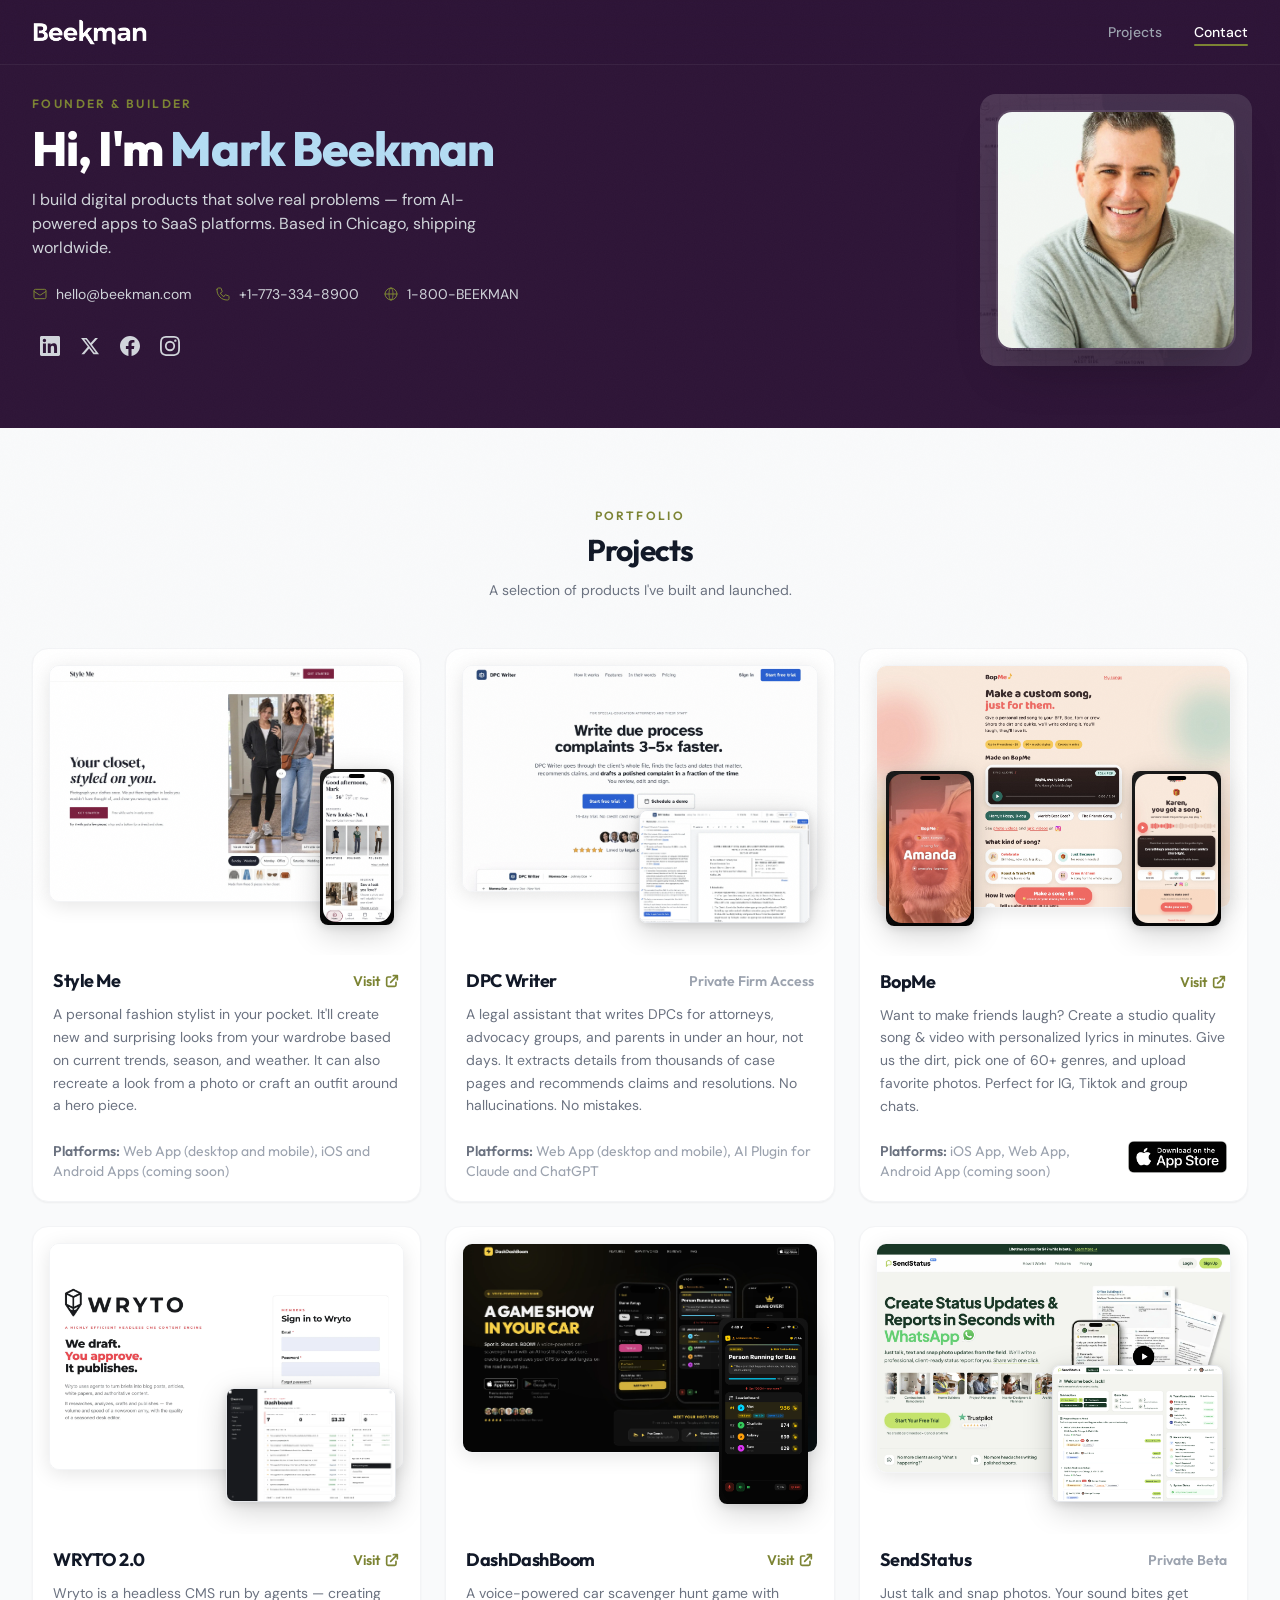
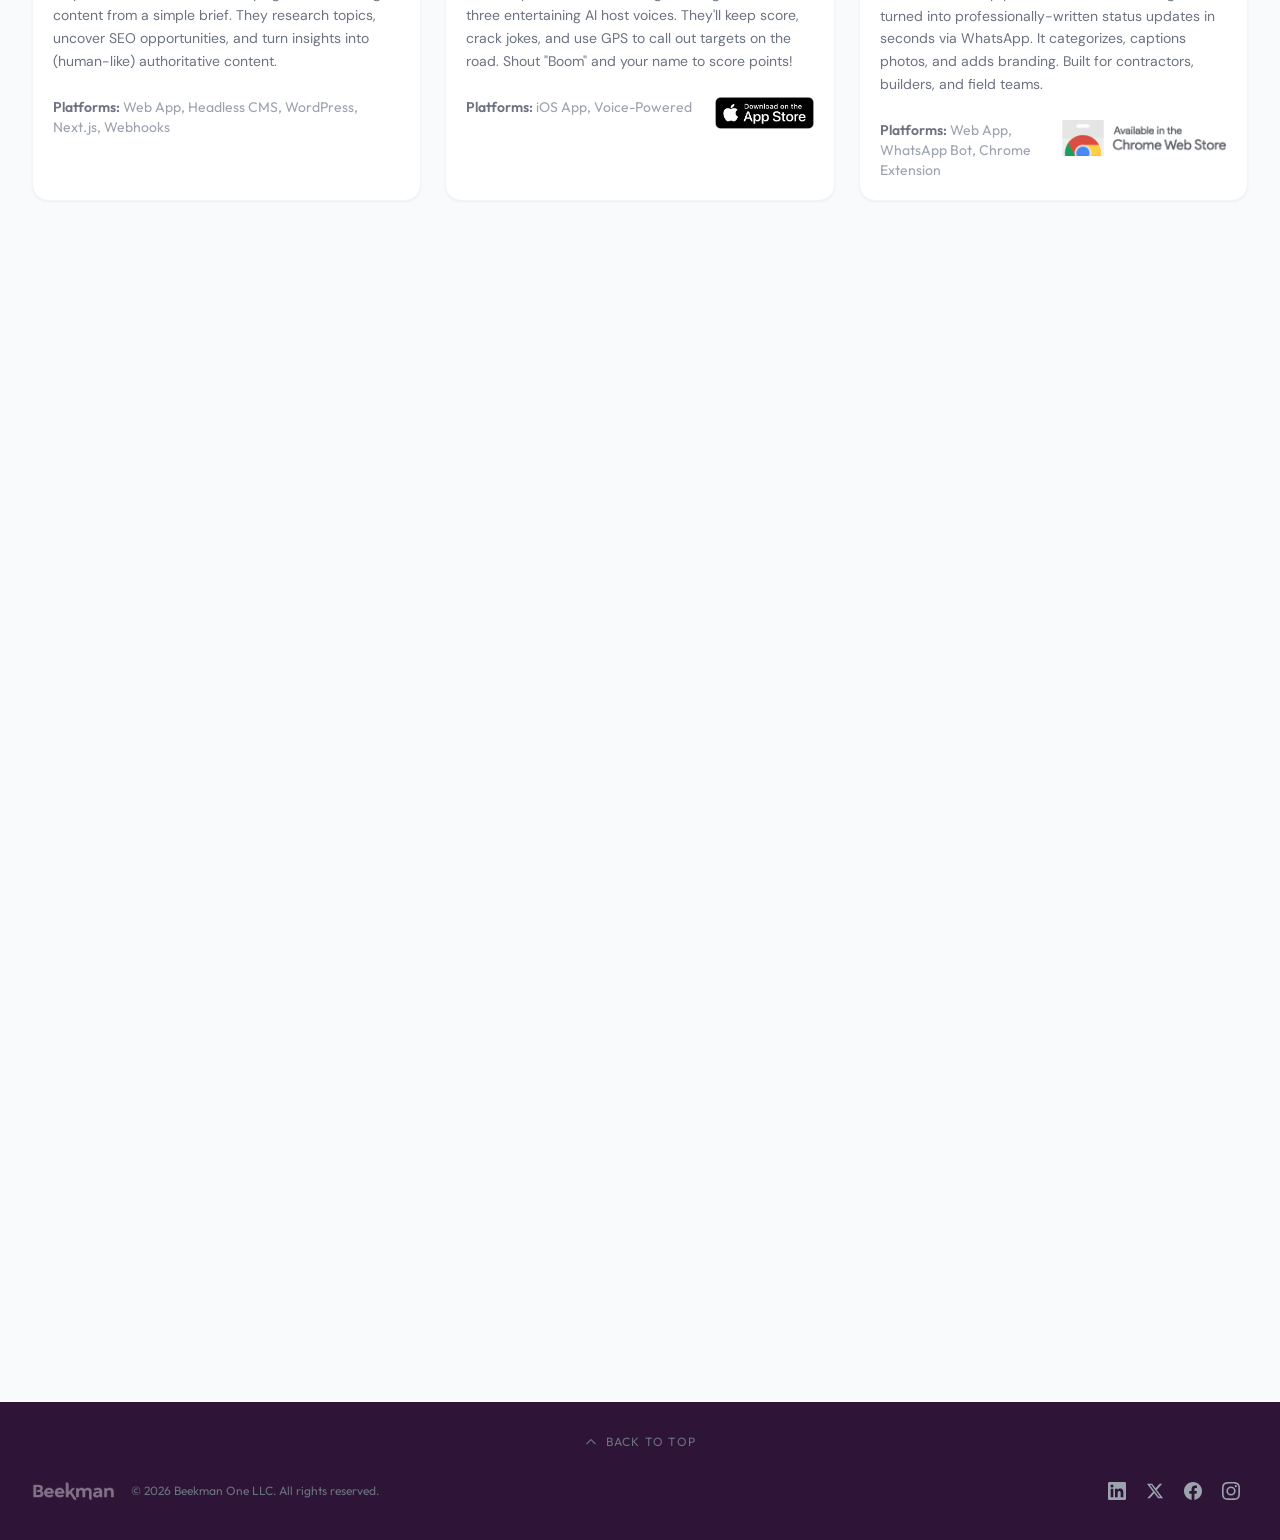
<file: index.html>
<!DOCTYPE html>
<html lang="en" class="scroll-smooth">
<head>
  <meta charset="UTF-8">
  <meta name="viewport" content="width=device-width, initial-scale=1.0">
  <title>Mark Beekman - Founder & Builder | Chicago, IL</title>
  <meta name="description" content="Mark Beekman is a founder and builder based in Chicago, creating digital products from AI-powered apps to SaaS platforms. Explore projects like DashDashBoom, SendStatus, Wryto, and more.">
  <meta name="robots" content="index, follow">

  <!-- Open Graph -->
  <meta property="og:title" content="Mark Beekman - Founder & Builder">
  <meta property="og:description" content="Building digital products that solve real problems — from AI-powered apps to SaaS platforms.">
  <meta property="og:image" content="https://beekman.com/images/beekman_sg_image2.webp">
  <meta property="og:url" content="https://beekman.com">
  <meta property="og:type" content="website">
  <meta property="og:site_name" content="Beekman">

  <!-- Twitter Card -->
  <meta name="twitter:card" content="summary_large_image">
  <meta name="twitter:title" content="Mark Beekman - Founder & Builder">
  <meta name="twitter:description" content="Building digital products that solve real problems — from AI-powered apps to SaaS platforms.">
  <meta name="twitter:image" content="https://beekman.com/images/beekman_sg_image2.webp">

  <!-- Structured Data -->
  <script type="application/ld+json">
  {
    "@context": "https://schema.org",
    "@type": "Person",
    "name": "Mark Beekman",
    "url": "https://beekman.com",
    "image": "https://beekman.com/images/mark_beekman2.webp",
    "jobTitle": "Founder & Builder",
    "address": {
      "@type": "PostalAddress",
      "addressLocality": "Chicago",
      "addressRegion": "IL",
      "addressCountry": "US"
    },
    "email": "hello@beekman.com",
    "telephone": "+1-773-334-8900",
    "sameAs": [
      "https://www.linkedin.com/in/markbeekman/",
      "https://facebook.com/beekman",
      "https://www.instagram.com/mbeekman",
      "https://x.com/beekman"
    ]
  }
  </script>

  <!-- Tailwind CSS (pre-compiled, no JS dependency) -->
  <link rel="stylesheet" href="css/tailwind-output.css">

  <!-- Google Fonts (non-render-blocking) -->
  <link rel="preconnect" href="https://fonts.googleapis.com">
  <link rel="preconnect" href="https://fonts.gstatic.com" crossorigin>
  <link rel="preload" as="style" href="https://fonts.googleapis.com/css2?family=DM+Sans:ital,opsz,wght@0,9..40,300;0,9..40,400;0,9..40,500;0,9..40,600;1,9..40,400&family=Outfit:wght@300;400;500;600;700;800&display=swap">
  <link href="https://fonts.googleapis.com/css2?family=DM+Sans:ital,opsz,wght@0,9..40,300;0,9..40,400;0,9..40,500;0,9..40,600;1,9..40,400&family=Outfit:wght@300;400;500;600;700;800&display=swap" rel="stylesheet" media="print" onload="this.media='all'">
  <noscript><link href="https://fonts.googleapis.com/css2?family=DM+Sans:ital,opsz,wght@0,9..40,300;0,9..40,400;0,9..40,500;0,9..40,600;1,9..40,400&family=Outfit:wght@300;400;500;600;700;800&display=swap" rel="stylesheet"></noscript>

  <!-- Favicon -->
  <link rel="icon" type="image/svg+xml" href="favicon_b_purple.svg">
  <link rel="icon" type="image/png" sizes="96x96" href="favicon-96x96.png">
  <link rel="icon" type="image/png" sizes="48x48" href="favicon-48x48.png">
  <link rel="icon" type="image/png" sizes="32x32" href="favicon-32x32.png">
  <link rel="icon" type="image/png" sizes="16x16" href="favicon-16x16.png">
  <link rel="icon" href="favicon.ico" sizes="any">
  <link rel="apple-touch-icon" sizes="180x180" href="apple-touch-icon.png">
  <link rel="manifest" href="site.webmanifest">
  <link rel="canonical" href="https://beekman.com/">
  <link rel="stylesheet" href="css/custom.css">
</head>
<body class="bg-white font-body text-gray-600 antialiased overflow-x-hidden">

  <!-- Scroll progress bar -->
  <div id="scroll-progress" class="fixed top-0 left-0 h-[3px] bg-olive z-[60] transition-none" style="width: 0%;"></div>

  <!-- ====== NAVIGATION ====== -->
  <nav class="fixed top-0 w-full z-50 bg-purple-darkest/95 backdrop-blur-md border-b border-white/[0.06]">
    <div class="max-w-[1440px] mx-auto px-4 sm:px-6 lg:px-8 flex items-center justify-between h-14 lg:h-16">
      <a href="#" class="flex-shrink-0">
        <img src="images/beekman_logo_white.webp" alt="Beekman" class="h-6 lg:h-7">
      </a>
      <div class="flex items-center space-x-6 sm:space-x-8">
        <a href="#projects" class="nav-link text-gray-400 hover:text-white transition-colors text-sm font-medium">Projects</a>
        <a href="#hero" class="nav-link text-gray-400 hover:text-white transition-colors text-sm font-medium">Contact</a>
      </div>
    </div>
  </nav>

  <main>
    <!-- ====== HERO ====== -->
    <section id="hero" class="bg-purple-darkest pt-20 pb-14 lg:pt-24 lg:pb-16 relative overflow-hidden">
      <div class="max-w-[1440px] mx-auto px-4 sm:px-6 lg:px-8">
        <div class="grid grid-cols-1 lg:grid-cols-[1fr_auto] items-center gap-10 lg:gap-16">
          <!-- Left: intro + contact + social -->
          <div class="text-center lg:text-left order-2 lg:order-1">
            <div class="hero-animate">
              <p class="text-olive font-semibold text-xs uppercase tracking-[0.2em] mb-3 font-display">Founder & Builder</p>
            </div>
            <div class="hero-animate">
              <h1 class="font-display text-3xl sm:text-4xl lg:text-5xl font-extrabold text-white leading-[1.1] mb-4 tracking-tight">
                Hi, I'm <span class="text-blue-light">Mark Beekman</span>
              </h1>
            </div>
            <div class="hero-animate">
              <p class="text-sm sm:text-base text-gray-300 mb-6 max-w-md mx-auto lg:mx-0 leading-relaxed">
                I build digital products that solve real problems — from AI-powered apps to SaaS platforms. Based in Chicago, shipping worldwide.
              </p>
            </div>
            <!-- Contact info — inline, clickable -->
            <div class="hero-animate mb-6">
              <div class="flex flex-col sm:flex-row sm:flex-wrap gap-x-6 gap-y-2 justify-center lg:justify-start text-sm">
                <a href="mailto:hello@beekman.com" class="text-gray-300 hover:text-white transition-colors flex items-center gap-2 justify-center lg:justify-start">
                  <svg class="w-4 h-4 text-olive flex-shrink-0" fill="none" stroke="currentColor" viewBox="0 0 24 24"><path stroke-linecap="round" stroke-linejoin="round" stroke-width="1.5" d="M3 8l7.89 5.26a2 2 0 002.22 0L21 8M5 19h14a2 2 0 002-2V7a2 2 0 00-2-2H5a2 2 0 00-2 2v10a2 2 0 002 2z"/></svg>
                  hello@beekman.com
                </a>
                <a href="tel:+17733348900" class="text-gray-300 hover:text-white transition-colors flex items-center gap-2 justify-center lg:justify-start">
                  <svg class="w-4 h-4 text-olive flex-shrink-0" fill="none" stroke="currentColor" viewBox="0 0 24 24"><path stroke-linecap="round" stroke-linejoin="round" stroke-width="1.5" d="M3 5a2 2 0 012-2h3.28a1 1 0 01.948.684l1.498 4.493a1 1 0 01-.502 1.21l-2.257 1.13a11.042 11.042 0 005.516 5.516l1.13-2.257a1 1 0 011.21-.502l4.493 1.498a1 1 0 01.684.949V19a2 2 0 01-2 2h-1C9.716 21 3 14.284 3 6V5z"/></svg>
                  +1-773-334-8900
                </a>
                <a href="tel:+18002335626" class="text-gray-300 hover:text-white transition-colors flex items-center gap-2 justify-center lg:justify-start">
                  <svg class="w-4 h-4 text-olive flex-shrink-0" fill="none" stroke="currentColor" viewBox="0 0 24 24"><path stroke-linecap="round" stroke-linejoin="round" stroke-width="1.5" d="M21 12a9 9 0 01-9 9m9-9a9 9 0 00-9-9m9 9H3m9 9a9 9 0 01-9-9m9 9c1.657 0 3-4.03 3-9s-1.343-9-3-9m0 18c-1.657 0-3-4.03-3-9s1.343-9 3-9m-9 9a9 9 0 019-9"/></svg>
                  1-800-BEEKMAN
                </a>
              </div>
            </div>
            <!-- Social icons -->
            <div class="hero-animate flex items-center gap-1 justify-center lg:justify-start">
              <a href="https://www.linkedin.com/in/markbeekman/" target="_blank" rel="noopener" aria-label="LinkedIn" class="text-gray-300 hover:text-white transition-colors p-2 rounded-xl hover:bg-white/[0.08]">
                <svg class="w-5 h-5" fill="currentColor" viewBox="0 0 24 24"><path d="M20.447 20.452h-3.554v-5.569c0-1.328-.027-3.037-1.852-3.037-1.853 0-2.136 1.445-2.136 2.939v5.667H9.351V9h3.414v1.561h.046c.477-.9 1.637-1.85 3.37-1.85 3.601 0 4.267 2.37 4.267 5.455v6.286zM5.337 7.433a2.062 2.062 0 01-2.063-2.065 2.064 2.064 0 112.063 2.065zm1.782 13.019H3.555V9h3.564v11.452zM22.225 0H1.771C.792 0 0 .774 0 1.729v20.542C0 23.227.792 24 1.771 24h20.451C23.2 24 24 23.227 24 22.271V1.729C24 .774 23.2 0 22.222 0h.003z"/></svg>
              </a>
              <a href="https://x.com/beekman" target="_blank" rel="noopener" aria-label="X (Twitter)" class="text-gray-300 hover:text-white transition-colors p-2 rounded-xl hover:bg-white/[0.08]">
                <svg class="w-5 h-5" fill="currentColor" viewBox="0 0 24 24"><path d="M18.244 2.25h3.308l-7.227 8.26 8.502 11.24H16.17l-5.214-6.817L4.99 21.75H1.68l7.73-8.835L1.254 2.25H8.08l4.713 6.231zm-1.161 17.52h1.833L7.084 4.126H5.117z"/></svg>
              </a>
              <a href="https://facebook.com/beekman" target="_blank" rel="noopener" aria-label="Facebook" class="text-gray-300 hover:text-white transition-colors p-2 rounded-xl hover:bg-white/[0.08]">
                <svg class="w-5 h-5" fill="currentColor" viewBox="0 0 24 24"><path d="M24 12.073c0-6.627-5.373-12-12-12s-12 5.373-12 12c0 5.99 4.388 10.954 10.125 11.854v-8.385H7.078v-3.47h3.047V9.43c0-3.007 1.792-4.669 4.533-4.669 1.312 0 2.686.235 2.686.235v2.953H15.83c-1.491 0-1.956.925-1.956 1.874v2.25h3.328l-.532 3.47h-2.796v8.385C19.612 23.027 24 18.062 24 12.073z"/></svg>
              </a>
              <a href="https://www.instagram.com/mbeekman" target="_blank" rel="noopener" aria-label="Instagram" class="text-gray-300 hover:text-white transition-colors p-2 rounded-xl hover:bg-white/[0.08]">
                <svg class="w-5 h-5" fill="currentColor" viewBox="0 0 24 24"><path d="M12 2.163c3.204 0 3.584.012 4.85.07 3.252.148 4.771 1.691 4.919 4.919.058 1.265.069 1.645.069 4.849 0 3.205-.012 3.584-.069 4.849-.149 3.225-1.664 4.771-4.919 4.919-1.266.058-1.644.07-4.85.07-3.204 0-3.584-.012-4.849-.07-3.26-.149-4.771-1.699-4.919-4.92-.058-1.265-.07-1.644-.07-4.849 0-3.204.013-3.583.07-4.849.149-3.227 1.664-4.771 4.919-4.919 1.266-.057 1.645-.069 4.849-.069zM12 0C8.741 0 8.333.014 7.053.072 2.695.272.273 2.69.073 7.052.014 8.333 0 8.741 0 12c0 3.259.014 3.668.072 4.948.2 4.358 2.618 6.78 6.98 6.98C8.333 23.986 8.741 24 12 24c3.259 0 3.668-.014 4.948-.072 4.354-.2 6.782-2.618 6.979-6.98.059-1.28.073-1.689.073-4.948 0-3.259-.014-3.667-.072-4.947-.196-4.354-2.617-6.78-6.979-6.98C15.668.014 15.259 0 12 0zm0 5.838a6.162 6.162 0 100 12.324 6.162 6.162 0 000-12.324zM12 16a4 4 0 110-8 4 4 0 010 8zm6.406-11.845a1.44 1.44 0 100 2.881 1.44 1.44 0 000-2.881z"/></svg>
              </a>
            </div>
          </div>
          <!-- Right: headshot with map accent -->
          <div class="flex justify-center order-1 lg:order-2 relative lg:mr-3">
            <div class="hero-animate relative">
              <!-- Map accent behind headshot -->
              <div class="absolute -inset-3 sm:-inset-4 rounded-2xl overflow-hidden opacity-15">
                <img src="images/office-map.webp" alt="" class="w-full h-full object-cover object-center" aria-hidden="true">
              </div>
              <div class="relative w-44 h-44 sm:w-52 sm:h-52 lg:w-60 lg:h-60 rounded-2xl overflow-hidden border-2 border-white/[0.08] shadow-2xl">
                <img src="images/mark_beekman2.webp" alt="Mark Beekman — founder and product builder based in Chicago" class="w-full h-full object-cover" fetchpriority="high" decoding="async">
              </div>
            </div>
          </div>
        </div>
      </div>
    </section>

    <!-- ====== PROJECTS — Light background ====== -->
    <section id="projects" class="bg-gray-50 py-16 sm:py-20">
      <div class="max-w-[1440px] mx-auto px-4 sm:px-6 lg:px-8">

        <div class="text-center mb-12 fade-in-up">
          <p class="text-olive font-semibold text-xs uppercase tracking-[0.2em] mb-2 font-display">Portfolio</p>
          <h2 class="font-display text-2xl sm:text-3xl font-bold text-gray-900 mb-3 tracking-tight">Projects</h2>
          <p class="text-gray-500 max-w-md mx-auto text-sm">A selection of products I've built and launched.</p>
        </div>

        <div class="grid grid-cols-1 md:grid-cols-2 lg:grid-cols-3 gap-6">

          <!-- Project 0: Style Me -->
          <div class="project-card bg-white rounded-2xl overflow-hidden border border-gray-100 shadow-sm fade-in-up">
            <div class="project-images p-4 pb-6">
              <div class="relative">
                <img src="images/projects/style_me_landing.webp"
                     alt="Style Me — your closet, styled on you"
                     class="img-primary w-full h-auto rounded-lg border border-gray-100"
                     loading="lazy">
                <div class="img-secondary pos-iphone-sm iphone-frame">
                  <img src="images/projects/style_me_iphone_home.webp"
                       alt="Style Me iPhone home screen showing a daily lookbook built from your wardrobe" loading="lazy">
                </div>
              </div>
            </div>
            <div class="px-5 pb-5 pt-3">
              <div class="flex items-center justify-between mb-2">
                <h3 class="font-display text-lg font-bold text-gray-900 tracking-tight">Style Me</h3>
                <a href="https://style.ltd" target="_blank" rel="noopener"
                   class="text-olive hover:text-olive-dark transition-colors text-sm font-semibold flex items-center gap-1 font-display">
                  Visit
                  <svg class="w-4 h-4" fill="none" stroke="currentColor" viewBox="0 0 24 24"><path stroke-linecap="round" stroke-linejoin="round" stroke-width="2.5" d="M10 6H6a2 2 0 00-2 2v10a2 2 0 002 2h10a2 2 0 002-2v-4M14 4h6m0 0v6m0-6L10 14"/></svg>
                </a>
              </div>
              <p class="text-gray-500 text-sm leading-relaxed">
                A personal fashion stylist in your pocket. It'll create new and surprising looks from your wardrobe based on current trends, season, and weather. It can also recreate a look from a photo or craft an outfit around a hero piece.
              </p>
              <p class="text-sm text-gray-400 mt-6 font-display"><span class="font-semibold text-gray-500">Platforms:</span> Web App (desktop and mobile), iOS and Android Apps (coming soon)</p>
            </div>
          </div>

          <!-- Project 1: DPC Writer -->
          <div class="project-card bg-white rounded-2xl overflow-hidden border border-gray-100 shadow-sm fade-in-up">
            <div class="project-images p-4 pb-6">
              <div class="relative">
                <img src="images/projects/dpc_writer_landing.webp"
                     alt="DPC Writer — write due process complaints 3–5× faster"
                     class="img-primary w-full h-auto rounded-lg border border-gray-100"
                     loading="lazy">
                <img src="images/projects/dpc_writer_editor.webp"
                     alt="DPC Writer complaint editor with extracted facts and recommended claims"
                     class="img-secondary pos-br rounded-lg border border-gray-200"
                     loading="lazy">
              </div>
            </div>
            <div class="px-5 pb-5 pt-3">
              <div class="flex items-center justify-between mb-2">
                <h3 class="font-display text-lg font-bold text-gray-900 tracking-tight">DPC Writer</h3>
                <span class="text-gray-400 text-sm font-semibold font-display whitespace-nowrap">Private Firm Access</span>
              </div>
              <p class="text-gray-500 text-sm leading-relaxed">
                A legal assistant that writes DPCs for attorneys, advocacy groups, and parents in under an hour, not days. It extracts details from thousands of case pages and recommends claims and resolutions. No hallucinations. No mistakes.
              </p>
              <p class="text-sm text-gray-400 mt-6 font-display"><span class="font-semibold text-gray-500">Platforms:</span> Web App (desktop and mobile), AI Plugin for Claude and ChatGPT</p>
            </div>
          </div>

          <!-- Project 2: BopMe -->
          <div class="project-card bg-white rounded-2xl overflow-hidden border border-gray-100 shadow-sm fade-in-up">
            <div class="project-images p-4 pb-6">
              <div class="relative">
                <img src="images/projects/bopme_main_image_large.webp"
                     alt="BopMe — create studio-quality songs with personalized lyrics"
                     class="img-primary w-full h-auto rounded-lg border border-gray-100"
                     loading="lazy">
                <div class="img-secondary pos-iphone-left iphone-frame phone-match">
                  <img src="images/projects/bopme_photo_video_preview.webp"
                       alt="BopMe photo and lyric video preview on iPhone" loading="lazy">
                </div>
                <div class="img-secondary pos-iphone iphone-frame phone-match">
                  <img src="images/projects/bopme_phone_image_front.webp"
                       alt="BopMe iPhone app showing a custom song in progress" loading="lazy">
                </div>
              </div>
            </div>
            <div class="px-5 pb-5 pt-3">
              <div class="flex items-center justify-between mb-2">
                <h3 class="font-display text-lg font-bold text-gray-900 tracking-tight">BopMe</h3>
                <a href="https://bopme.co" target="_blank" rel="noopener"
                   class="text-olive hover:text-olive-dark transition-colors text-sm font-semibold flex items-center gap-1 font-display">
                  Visit
                  <svg class="w-4 h-4" fill="none" stroke="currentColor" viewBox="0 0 24 24"><path stroke-linecap="round" stroke-linejoin="round" stroke-width="2.5" d="M10 6H6a2 2 0 00-2 2v10a2 2 0 002 2h10a2 2 0 002-2v-4M14 4h6m0 0v6m0-6L10 14"/></svg>
                </a>
              </div>
              <p class="text-gray-500 text-sm leading-relaxed">
                Want to make friends laugh? Create a studio quality song &amp; video with personalized lyrics in minutes. Give us the dirt, pick one of 60+ genres, and upload favorite photos. Perfect for IG, Tiktok and group chats.
              </p>
              <div class="flex items-start justify-between mt-6 gap-4">
                <p class="text-sm text-gray-400 font-display"><span class="font-semibold text-gray-500">Platforms:</span> iOS App, Web App, Android App (coming soon)</p>
                <a href="https://apps.apple.com/us/app/bopme-funny-custom-song-gifts/id6791397115" target="_blank" rel="noopener" class="inline-block shrink-0">
                  <img src="images/app-store-badge.webp" alt="Download BopMe on the App Store" class="h-8">
                </a>
              </div>
            </div>
          </div>

          <!-- Project 3: WRYTO 2.0 -->
          <div class="project-card bg-white rounded-2xl overflow-hidden border border-gray-100 shadow-sm fade-in-up">
            <div class="project-images p-4 pb-6">
              <div class="relative">
                <img src="images/projects/wryto_version2_home.webp"
                     alt="WRYTO 2.0 — headless CMS run by AI agents"
                     class="img-primary w-full h-auto rounded-lg border border-gray-100"
                     loading="lazy">
                <img src="images/projects/wryto_version2_dashboard.webp"
                     alt="WRYTO 2.0 admin dashboard"
                     class="img-secondary pos-br rounded-lg border border-gray-200"
                     loading="lazy">
              </div>
            </div>
            <div class="px-5 pb-5 pt-3">
              <div class="flex items-center justify-between mb-2">
                <h3 class="font-display text-lg font-bold text-gray-900 tracking-tight">WRYTO 2.0</h3>
                <a href="https://cms.wryto.ai/admin/login" target="_blank" rel="noopener"
                   class="text-olive hover:text-olive-dark transition-colors text-sm font-semibold flex items-center gap-1 font-display">
                  Visit
                  <svg class="w-4 h-4" fill="none" stroke="currentColor" viewBox="0 0 24 24"><path stroke-linecap="round" stroke-linejoin="round" stroke-width="2.5" d="M10 6H6a2 2 0 00-2 2v10a2 2 0 002 2h10a2 2 0 002-2v-4M14 4h6m0 0v6m0-6L10 14"/></svg>
                </a>
              </div>
              <p class="text-gray-500 text-sm leading-relaxed">
                Wryto is a headless CMS run by agents — creating content from a simple brief. They research topics, uncover SEO opportunities, and turn insights into (human-like) authoritative content.
              </p>
              <p class="text-sm text-gray-400 mt-6 font-display"><span class="font-semibold text-gray-500">Platforms:</span> Web App, Headless CMS, WordPress, Next.js, Webhooks</p>
            </div>
          </div>

          <!-- Project 4: DashDashBoom -->
          <div class="project-card bg-white rounded-2xl overflow-hidden border border-gray-100 shadow-sm fade-in-up">
            <div class="project-images p-4 pb-6">
              <div class="relative">
                <img src="images/projects/dashdashboom_website_new.webp"
                     alt="DashDashBoom — voice-powered car scavenger hunt game landing page"
                     class="img-primary w-full h-auto rounded-lg border border-gray-100"
                     loading="lazy">
                <div class="img-secondary pos-iphone iphone-frame">
                  <img src="images/projects/dashdashboom_iphone_screenshot-gameplay.webp"
                       alt="DashDashBoom iPhone gameplay showing AI-hosted scavenger hunt" loading="lazy">
                </div>
              </div>
            </div>
            <div class="px-5 pb-5 pt-3">
              <div class="flex items-center justify-between mb-2">
                <h3 class="font-display text-lg font-bold text-gray-900 tracking-tight">DashDashBoom</h3>
                <a href="https://dashdashboom.com" target="_blank" rel="noopener"
                   class="text-olive hover:text-olive-dark transition-colors text-sm font-semibold flex items-center gap-1 font-display">
                  Visit
                  <svg class="w-4 h-4" fill="none" stroke="currentColor" viewBox="0 0 24 24"><path stroke-linecap="round" stroke-linejoin="round" stroke-width="2.5" d="M10 6H6a2 2 0 00-2 2v10a2 2 0 002 2h10a2 2 0 002-2v-4M14 4h6m0 0v6m0-6L10 14"/></svg>
                </a>
              </div>
              <p class="text-gray-500 text-sm leading-relaxed">
                A voice-powered car scavenger hunt game with three entertaining AI host voices. They'll keep score, crack jokes, and use GPS to call out targets on the road. Shout "Boom" and your name to score points!
              </p>
              <div class="flex items-start justify-between mt-6 gap-4">
                <p class="text-sm text-gray-400 font-display"><span class="font-semibold text-gray-500">Platforms:</span> iOS App, Voice-Powered</p>
                <a href="https://apps.apple.com/us/app/dashdashboom-scavenger-hunt/id6761028000" target="_blank" rel="noopener" class="inline-block shrink-0">
                  <img src="images/app-store-badge.webp" alt="Download on the App Store" class="h-8">
                </a>
              </div>
            </div>
          </div>

          <!-- Project 5: SendStatus -->
          <div class="project-card bg-white rounded-2xl overflow-hidden border border-gray-100 shadow-sm fade-in-up">
            <div class="project-images p-4 pb-6">
              <div class="relative">
                <img src="images/projects/sendstatus_website.webp"
                     alt="SendStatus — create professional status updates via WhatsApp"
                     class="img-primary w-full h-auto rounded-lg border border-gray-100"
                     loading="lazy">
                <img src="images/projects/sendstatus_dashboard.webp"
                     alt="SendStatus contractor reporting dashboard"
                     class="img-secondary pos-br rounded-lg border border-gray-200"
                     loading="lazy">
              </div>
            </div>
            <div class="px-5 pb-5 pt-3">
              <div class="flex items-center justify-between mb-2">
                <h3 class="font-display text-lg font-bold text-gray-900 tracking-tight">SendStatus</h3>
                <span class="text-gray-400 text-sm font-semibold font-display whitespace-nowrap">Private Beta</span>
              </div>
              <p class="text-gray-500 text-sm leading-relaxed">
                Just talk and snap photos. Your sound bites get turned into professionally-written status updates in seconds via WhatsApp. It categorizes, captions photos, and adds branding. Built for contractors, builders, and field teams.
              </p>
              <div class="flex items-start justify-between mt-6 gap-4">
                <p class="text-sm text-gray-400 font-display"><span class="font-semibold text-gray-500">Platforms:</span> Web App, WhatsApp Bot, Chrome Extension</p>
                <a href="https://chromewebstore.google.com/detail/sendstatus/acfdaihcphccgfjglpoiknjfpmbedbaj" target="_blank" rel="noopener" class="inline-block shrink-0">
                  <img src="images/projects/206x58-chrome-web-store-logo.png" alt="Available in the Chrome Web Store" class="h-9" loading="lazy">
                </a>
              </div>
            </div>
          </div>

          <!-- Project 6: GoVault -->
          <div class="project-card bg-white rounded-2xl overflow-hidden border border-gray-100 shadow-sm fade-in-up">
            <div class="project-images p-4 pb-6">
              <div class="relative">
                <img src="images/projects/govault_website.webp"
                     alt="GoVault — family digital document vault powered by Google Drive"
                     class="img-primary w-full h-auto rounded-lg border border-gray-100"
                     loading="lazy">
                <img src="images/projects/govault_dashboard-hero.webp"
                     alt="GoVault document organization dashboard with AI-smart retrieval"
                     class="img-secondary pos-br rounded-lg border border-gray-200"
                     loading="lazy">
              </div>
            </div>
            <div class="px-5 pb-5 pt-3">
              <div class="flex items-center justify-between mb-2">
                <h3 class="font-display text-lg font-bold text-gray-900 tracking-tight">GoVault</h3>
                <span class="text-gray-400 text-sm font-semibold font-display whitespace-nowrap">Private Family Access</span>
              </div>
              <p class="text-gray-500 text-sm leading-relaxed">
                A digital information and document vault for families. Powered by the user's Google account (Drive for storage, Sheets for database). Offering AI-enabled data input, smart organization, chat Q&A, and encrypted sharing access.
              </p>
              <p class="text-sm text-gray-400 mt-6 font-display"><span class="font-semibold text-gray-500">Platforms:</span> Web App, Google Drive Integration</p>
            </div>
          </div>

          <!-- Project 7: Train Station Flip Board -->
          <div class="project-card bg-white rounded-2xl overflow-hidden border border-gray-100 shadow-sm fade-in-up">
            <div class="project-images p-4 pb-6">
              <div class="relative">
                <img src="images/projects/trainstation_sign_example.webp"
                     alt="Train Station Flip Board — custom split-flap display with live data"
                     class="img-primary w-full h-auto rounded-lg border border-gray-100"
                     loading="lazy">
                <img src="images/projects/trainstation_sign_management_dashboard.webp"
                     alt="Train Station Flip Board content management dashboard"
                     class="img-secondary pos-br rounded-lg border border-gray-200"
                     loading="lazy">
              </div>
            </div>
            <div class="px-5 pb-5 pt-3">
              <div class="flex items-center justify-between mb-2">
                <h3 class="font-display text-lg font-bold text-gray-900 tracking-tight">Train Station Flip Board</h3>
                <a href="https://flipboard.up.railway.app/" target="_blank" rel="noopener"
                   class="text-olive hover:text-olive-dark transition-colors text-sm font-semibold flex items-center gap-1 font-display">
                  Visit
                  <svg class="w-4 h-4" fill="none" stroke="currentColor" viewBox="0 0 24 24"><path stroke-linecap="round" stroke-linejoin="round" stroke-width="2.5" d="M10 6H6a2 2 0 00-2 2v10a2 2 0 002 2h10a2 2 0 002-2v-4M14 4h6m0 0v6m0-6L10 14"/></svg>
                </a>
              </div>
              <p class="text-gray-500 text-sm leading-relaxed">
                Build a vintage train station flip board with a custom message, live weather, sports scores, and CTA departure times. Perfect for big-screen TV signage in your store, office or home.
              </p>
              <p class="text-sm text-gray-400 mt-6 font-display"><span class="font-semibold text-gray-500">Platforms:</span> Web App, TV Signage</p>
            </div>
          </div>

          <!-- Project 8: FusePhoto -->
          <div class="project-card bg-white rounded-2xl overflow-hidden border border-gray-100 shadow-sm fade-in-up">
            <div class="project-images p-4 pb-6">
              <div class="relative">
                <img src="images/projects/fuse_photo_home2.webp"
                     alt="FusePhoto — AI-powered hi-res photo generator for brand assets"
                     class="img-primary w-full h-auto rounded-lg border border-gray-100"
                     loading="lazy">
                <img src="images/projects/fusephoto_dashboard.webp"
                     alt="FusePhoto dashboard for generating branded photo assets"
                     class="img-secondary pos-br rounded-lg border border-gray-200"
                     loading="lazy">
              </div>
            </div>
            <div class="px-5 pb-5 pt-3">
              <div class="flex items-center justify-between mb-2">
                <h3 class="font-display text-lg font-bold text-gray-900 tracking-tight">FusePhoto</h3>
                <a href="https://fusephoto.co" target="_blank" rel="noopener"
                   class="text-olive hover:text-olive-dark transition-colors text-sm font-semibold flex items-center gap-1 font-display">
                  Visit
                  <svg class="w-4 h-4" fill="none" stroke="currentColor" viewBox="0 0 24 24"><path stroke-linecap="round" stroke-linejoin="round" stroke-width="2.5" d="M10 6H6a2 2 0 00-2 2v10a2 2 0 002 2h10a2 2 0 002-2v-4M14 4h6m0 0v6m0-6L10 14"/></svg>
                </a>
              </div>
              <p class="text-gray-500 text-sm leading-relaxed">
                Create stylized mockups and hi-res 4K photos from your reference imagery, drawings, styles, textures, and brand assets. Simply describe your vision...the tool takes care of everything else.
              </p>
              <p class="text-sm text-gray-400 mt-6 font-display"><span class="font-semibold text-gray-500">Platforms:</span> Web App, AI Image Generator</p>
            </div>
          </div>

          <!-- Project 9: Alley Watch -->
          <div class="project-card bg-white rounded-2xl overflow-hidden border border-gray-100 shadow-sm fade-in-up">
            <div class="project-images p-4 pb-6">
              <div class="relative">
                <img src="images/projects/alley_watch_license_reader.webp"
                     alt="Alley Watch — license plate reader for stopping alley crime and dumping"
                     class="img-primary w-full h-auto rounded-lg border border-gray-100"
                     loading="lazy">
                <img src="images/projects/alley_watch_license_sample.webp"
                     alt="Alley Watch license plate capture sample"
                     class="img-secondary pos-br rounded-lg border border-gray-200"
                     loading="lazy">
              </div>
            </div>
            <div class="px-5 pb-5 pt-3">
              <div class="flex items-center justify-between mb-2">
                <h3 class="font-display text-lg font-bold text-gray-900 tracking-tight">Alley Watch - A License Plate Reader</h3>
                <span class="text-gray-400 text-sm font-semibold font-display whitespace-nowrap">Private Use</span>
              </div>
              <p class="text-gray-500 text-sm leading-relaxed">
                Created to stop alley crime and garbage-dumping perpetrators in their tracks. A simple way to see, log, and find those who thought they got away. It's always on, and always watching.
              </p>
              <p class="text-sm text-gray-400 mt-6 font-display"><span class="font-semibold text-gray-500">Platforms:</span> Web App, Computer Vision & Recognition</p>
            </div>
          </div>

          <!-- Project 10: Wryto -->
          <div class="project-card bg-white rounded-2xl overflow-hidden border border-gray-100 shadow-sm fade-in-up">
            <div class="project-images p-4 pb-6">
              <div class="relative">
                <img src="images/projects/wryto_website.webp"
                     alt="Wryto — AI content generator writing tool landing page"
                     class="img-primary w-full h-auto rounded-lg border border-gray-100"
                     loading="lazy">
                <img src="images/projects/wryto_dashboard.png"
                     alt="Wryto content management dashboard showing campaigns and analytics"
                     class="img-secondary pos-br rounded-lg border border-gray-200"
                     loading="lazy">
              </div>
            </div>
            <div class="px-5 pb-5 pt-3">
              <div class="flex items-center justify-between mb-2">
                <h3 class="font-display text-lg font-bold text-gray-900 tracking-tight">Wryto</h3>
                <span class="text-gray-400 text-sm font-semibold font-display whitespace-nowrap">Sunsetted</span>
              </div>
              <p class="text-gray-500 text-sm leading-relaxed">
                An AI content generator that turns one idea into dozens of content assets, all written in your brand's unique voice and style. Choose your media channels, and the tool builds content to each outlet's specs.
              </p>
              <p class="text-sm text-gray-400 mt-6 font-display"><span class="font-semibold text-gray-500">Platforms:</span> Web App, CMS, Content Publishing</p>
            </div>
          </div>

        </div>
      </div>
    </section>

  </main>

  <!-- ====== FOOTER — Dark purple bookend ====== -->
  <footer class="bg-purple-darkest py-8">
    <div class="max-w-[1440px] mx-auto px-4 sm:px-6 lg:px-8">
      <!-- Back to top -->
      <div class="flex justify-center mb-6">
        <a href="#hero" class="text-gray-500 hover:text-white transition-colors text-xs font-display uppercase tracking-widest flex items-center gap-2 group">
          <svg class="w-3.5 h-3.5 transition-transform group-hover:-translate-y-0.5" fill="none" stroke="currentColor" viewBox="0 0 24 24"><path stroke-linecap="round" stroke-linejoin="round" stroke-width="2" d="M5 15l7-7 7 7"/></svg>
          Back to top
        </a>
      </div>
      <div class="flex flex-col sm:flex-row items-center justify-between gap-4">
        <div class="flex items-center gap-4">
          <img src="images/beekman_logo_white.webp" alt="Beekman" class="h-5 opacity-40">
          <p class="text-gray-500 text-xs font-display">&copy; 2026 Beekman One LLC. All rights reserved.</p>
        </div>
        <div class="flex items-center space-x-1">
          <a href="https://www.linkedin.com/in/markbeekman/" target="_blank" rel="noopener" aria-label="LinkedIn" class="text-gray-400 hover:text-white transition-colors p-2 rounded-lg hover:bg-white/[0.06]"><svg class="w-[18px] h-[18px]" fill="currentColor" viewBox="0 0 24 24"><path d="M20.447 20.452h-3.554v-5.569c0-1.328-.027-3.037-1.852-3.037-1.853 0-2.136 1.445-2.136 2.939v5.667H9.351V9h3.414v1.561h.046c.477-.9 1.637-1.85 3.37-1.85 3.601 0 4.267 2.37 4.267 5.455v6.286zM5.337 7.433a2.062 2.062 0 01-2.063-2.065 2.064 2.064 0 112.063 2.065zm1.782 13.019H3.555V9h3.564v11.452zM22.225 0H1.771C.792 0 0 .774 0 1.729v20.542C0 23.227.792 24 1.771 24h20.451C23.2 24 24 23.227 24 22.271V1.729C24 .774 23.2 0 22.222 0h.003z"/></svg></a>
          <a href="https://x.com/beekman" target="_blank" rel="noopener" aria-label="X (Twitter)" class="text-gray-400 hover:text-white transition-colors p-2 rounded-lg hover:bg-white/[0.06]"><svg class="w-[18px] h-[18px]" fill="currentColor" viewBox="0 0 24 24"><path d="M18.244 2.25h3.308l-7.227 8.26 8.502 11.24H16.17l-5.214-6.817L4.99 21.75H1.68l7.73-8.835L1.254 2.25H8.08l4.713 6.231zm-1.161 17.52h1.833L7.084 4.126H5.117z"/></svg></a>
          <a href="https://facebook.com/beekman" target="_blank" rel="noopener" aria-label="Facebook" class="text-gray-400 hover:text-white transition-colors p-2 rounded-lg hover:bg-white/[0.06]"><svg class="w-[18px] h-[18px]" fill="currentColor" viewBox="0 0 24 24"><path d="M24 12.073c0-6.627-5.373-12-12-12s-12 5.373-12 12c0 5.99 4.388 10.954 10.125 11.854v-8.385H7.078v-3.47h3.047V9.43c0-3.007 1.792-4.669 4.533-4.669 1.312 0 2.686.235 2.686.235v2.953H15.83c-1.491 0-1.956.925-1.956 1.874v2.25h3.328l-.532 3.47h-2.796v8.385C19.612 23.027 24 18.062 24 12.073z"/></svg></a>
          <a href="https://www.instagram.com/mbeekman" target="_blank" rel="noopener" aria-label="Instagram" class="text-gray-400 hover:text-white transition-colors p-2 rounded-lg hover:bg-white/[0.06]"><svg class="w-[18px] h-[18px]" fill="currentColor" viewBox="0 0 24 24"><path d="M12 2.163c3.204 0 3.584.012 4.85.07 3.252.148 4.771 1.691 4.919 4.919.058 1.265.069 1.645.069 4.849 0 3.205-.012 3.584-.069 4.849-.149 3.225-1.664 4.771-4.919 4.919-1.266.058-1.644.07-4.85.07-3.204 0-3.584-.012-4.849-.07-3.26-.149-4.771-1.699-4.919-4.92-.058-1.265-.07-1.644-.07-4.849 0-3.204.013-3.583.07-4.849.149-3.227 1.664-4.771 4.919-4.919 1.266-.057 1.645-.069 4.849-.069zM12 0C8.741 0 8.333.014 7.053.072 2.695.272.273 2.69.073 7.052.014 8.333 0 8.741 0 12c0 3.259.014 3.668.072 4.948.2 4.358 2.618 6.78 6.98 6.98C8.333 23.986 8.741 24 12 24c3.259 0 3.668-.014 4.948-.072 4.354-.2 6.782-2.618 6.979-6.98.059-1.28.073-1.689.073-4.948 0-3.259-.014-3.667-.072-4.947-.196-4.354-2.617-6.78-6.979-6.98C15.668.014 15.259 0 12 0zm0 5.838a6.162 6.162 0 100 12.324 6.162 6.162 0 000-12.324zM12 16a4 4 0 110-8 4 4 0 010 8zm6.406-11.845a1.44 1.44 0 100 2.881 1.44 1.44 0 000-2.881z"/></svg></a>
        </div>
      </div>
    </div>
  </footer>

  <script src="js/main.js"></script>
</body>
</html>
</file>
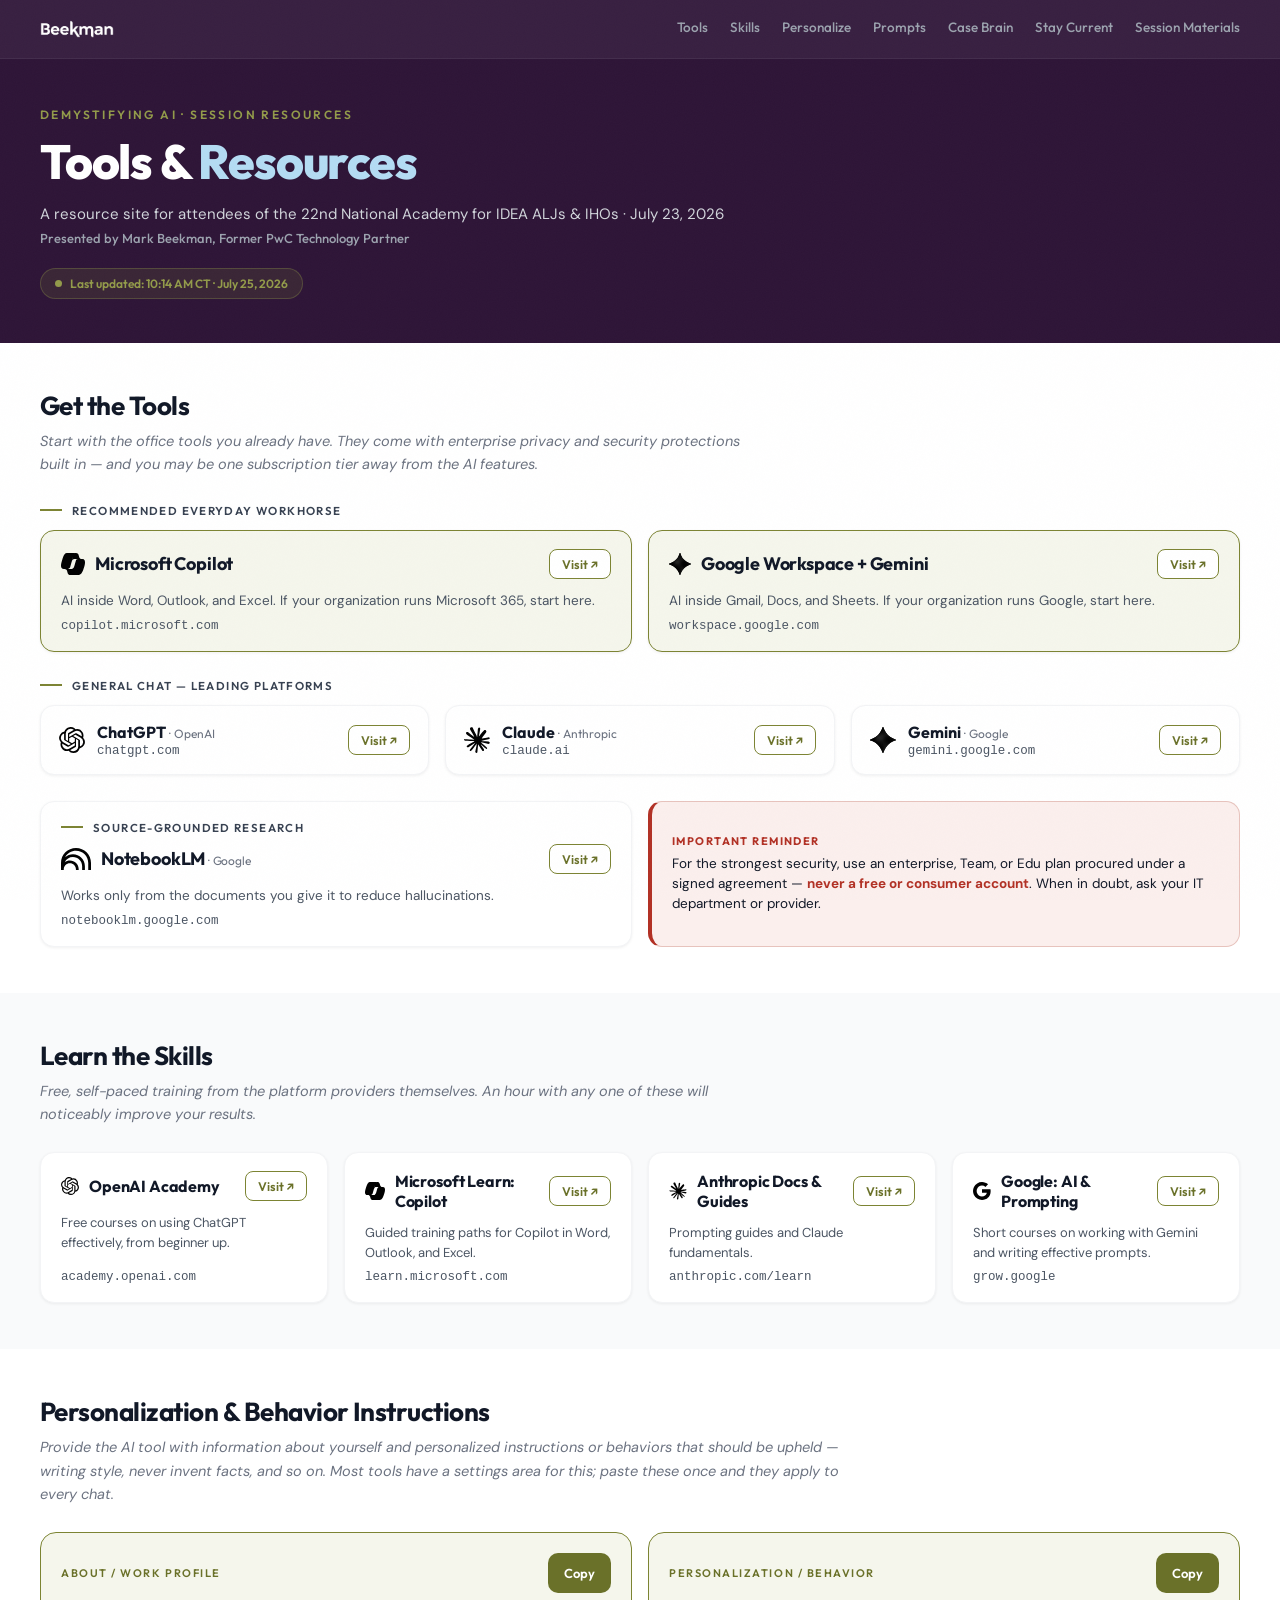
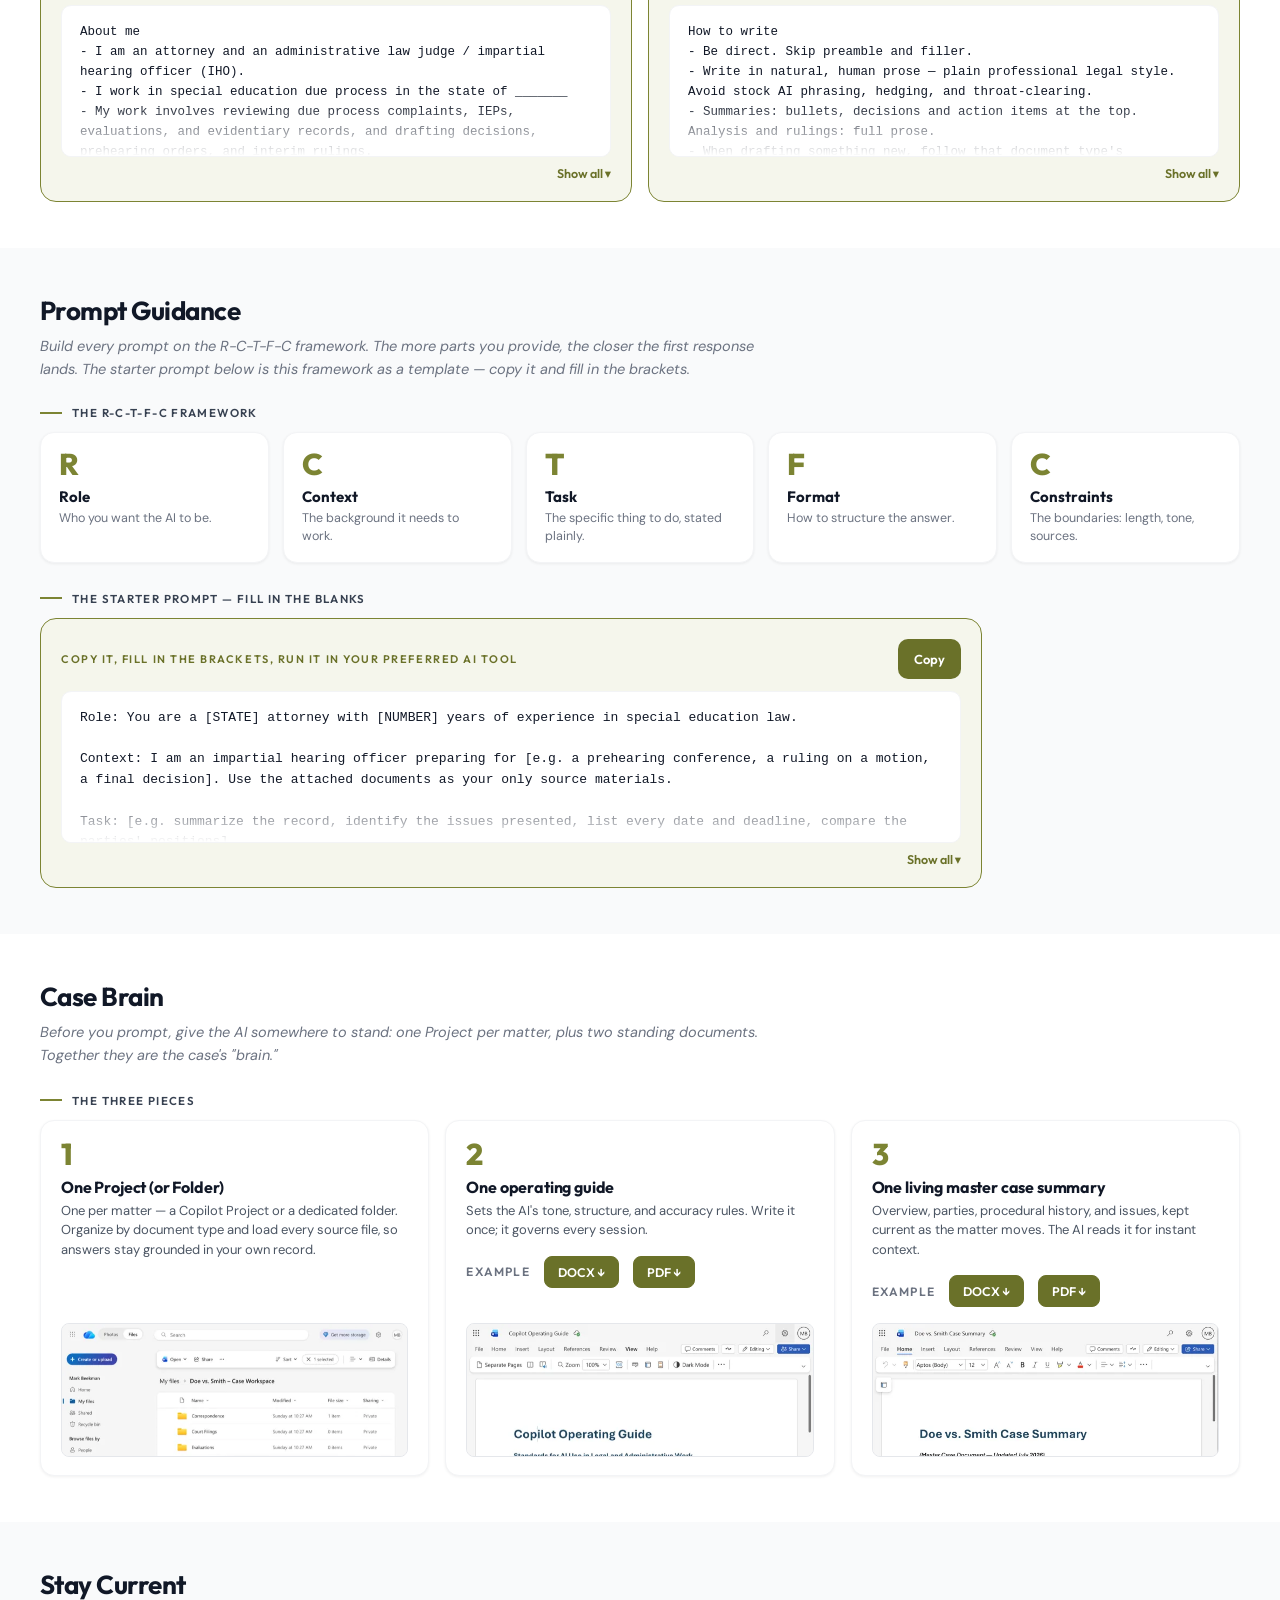
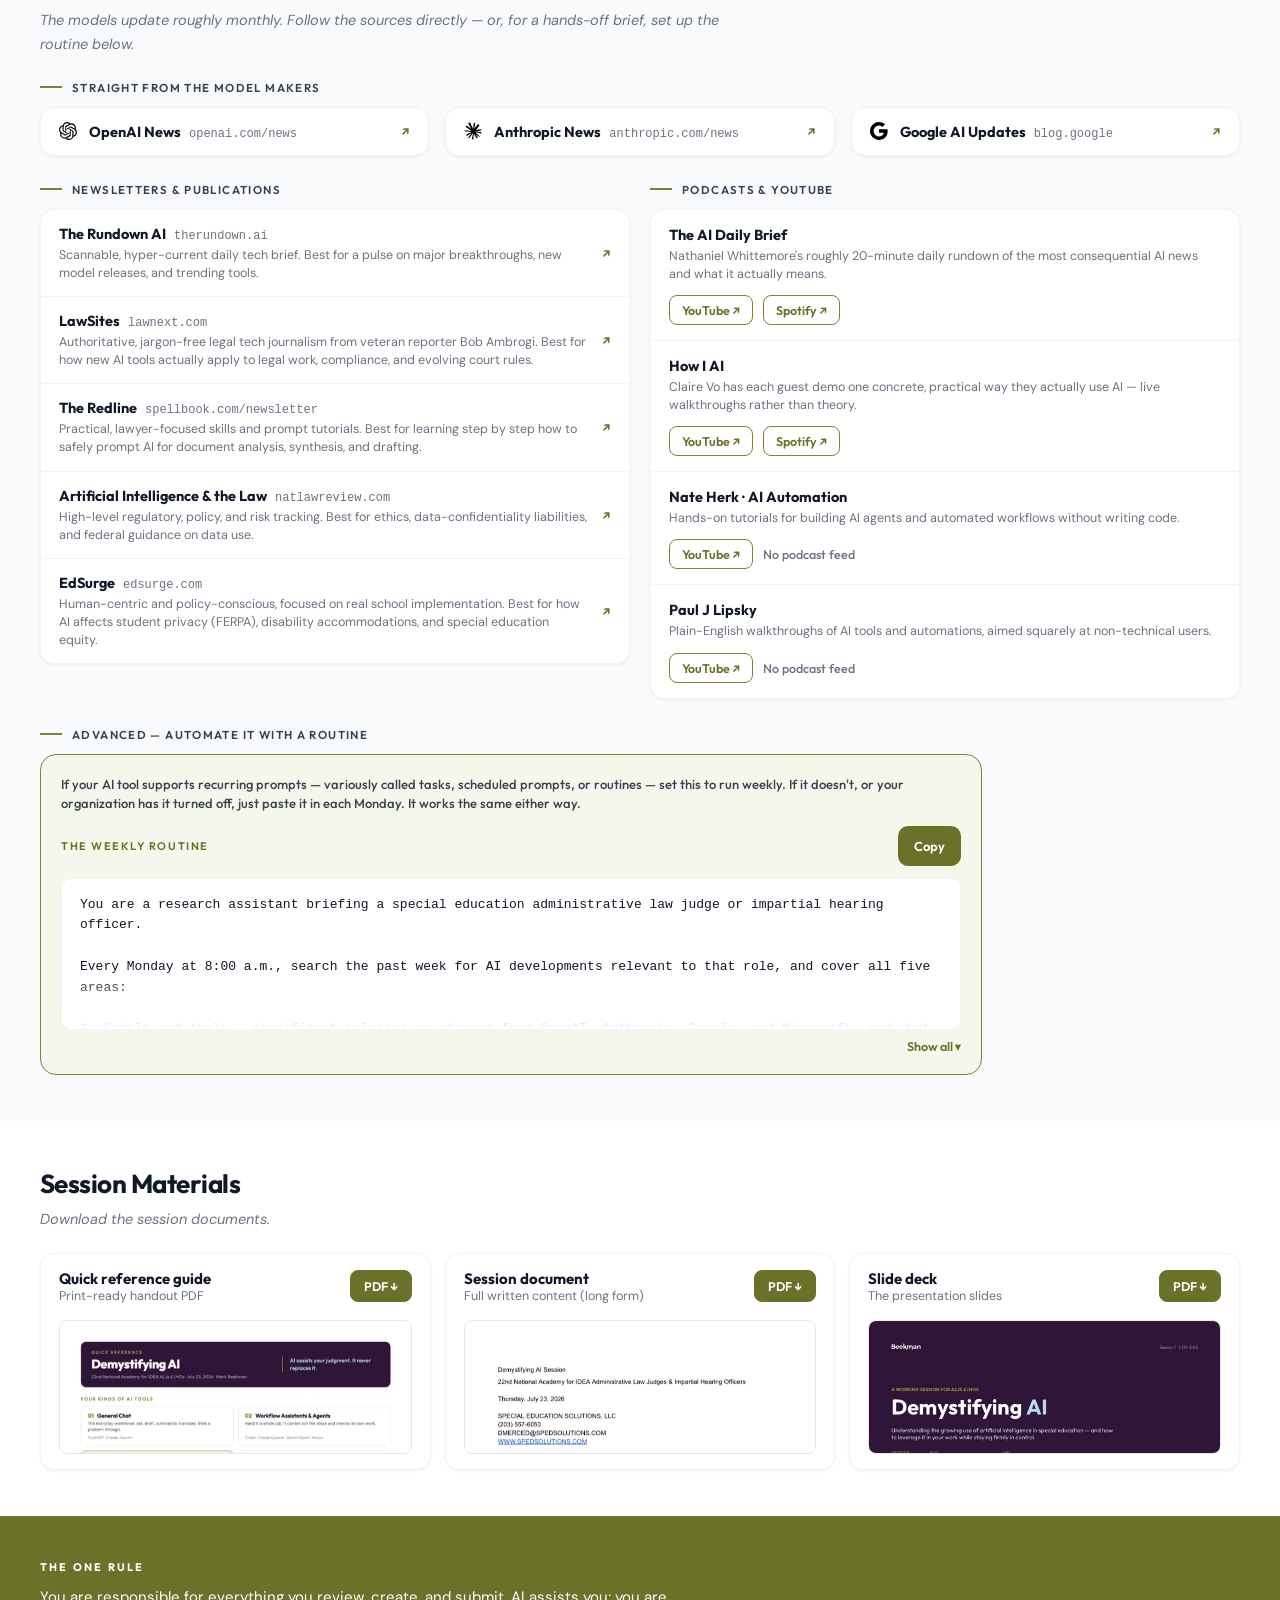
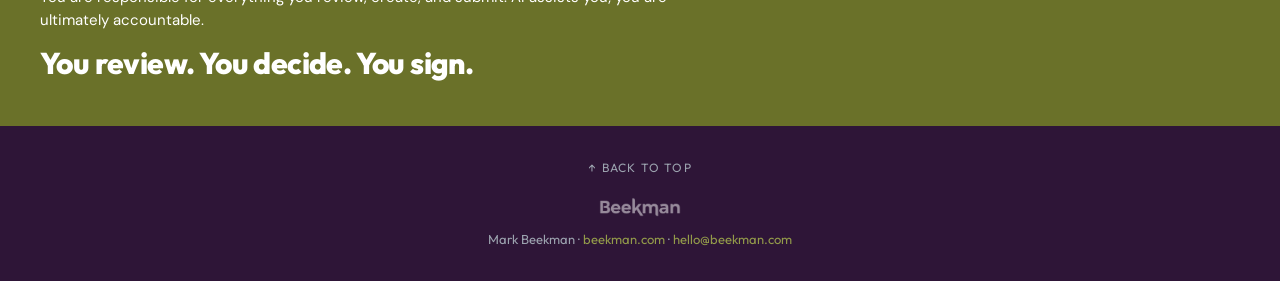
<file: idea_2026/index.html>
<!DOCTYPE html>
<html lang="en">
<head>
<meta charset="utf-8">
<meta name="viewport" content="width=device-width, initial-scale=1">
<title>Tools &amp; Resources — Demystifying AI | Mark Beekman</title>
<meta name="description" content="Session resources for attendees of the 22nd National Academy for IDEA ALJs & IHOs — the tools, where to learn them, and how to stay current. Presented by Mark Beekman.">
<link rel="canonical" href="https://beekman.com/idea_2026/">
<meta property="og:title" content="Tools &amp; Resources — Demystifying AI">
<meta property="og:description" content="Everything from the session, in one place — the tools, where to learn them, and how to stay current.">
<meta property="og:url" content="https://beekman.com/idea_2026/">
<meta property="og:type" content="website">
<link rel="icon" type="image/svg+xml" href="/favicon_b_purple.svg">
<link rel="icon" type="image/png" sizes="32x32" href="/favicon-32x32.png">
<style>
  /* ============================================================
     BEEKMAN DESIGN SYSTEM — Colors & Type (inlined)
     ============================================================ */
  @import url("https://fonts.googleapis.com/css2?family=DM+Sans:ital,opsz,wght@0,9..40,300;0,9..40,400;0,9..40,500;0,9..40,600;1,9..40,400&family=Outfit:wght@300;400;500;600;700;800&display=swap");

  :root {
    --olive:        #7C8433;
    --olive-dark:   #6A7129;
    --olive-light:  #939B4A;
    --purple-darkest: #2E1537;
    --purple-dark:    #3A244C;
    --purple-medium:  #5A3876;
    --blue-light:   #B4DCF3;
    --blue-lighter: #E3F1FB;
    --white:    #FFFFFF;
    --gray-50:  #F9FAFB;
    --gray-100: #F3F4F6;
    --gray-200: #E5E7EB;
    --gray-300: #D1D5DB;
    --gray-400: #9CA3AF;
    --gray-500: #6B7280;
    --gray-600: #4B5563;
    --gray-700: #374151;
    --gray-900: #111827;
    --border:        var(--gray-100);
    --fg-body:       var(--gray-600);
    --fg-muted:      var(--gray-500);
    --fg-subtle:     var(--gray-400);
    --font-display: "Outfit", system-ui, -apple-system, sans-serif;
    --font-body:    "DM Sans", system-ui, -apple-system, sans-serif;
    --shadow-sm:   0 1px 3px rgba(0,0,0,0.06);
    --shadow-lift: 0 20px 50px rgba(0,0,0,0.12), 0 4px 16px rgba(0,0,0,0.08);
    --ease-out-expo: cubic-bezier(0.16, 1, 0.3, 1);
    --rule-red: #B23125;
    --rule-red-bg: #FBEFED;
    --rule-red-border: #E7C3BD;
    --olive-wash: #F5F6EC;
  }

  html { scroll-behavior: smooth; scroll-padding-top: 72px; }
  html, body { margin: 0; padding: 0; }
  body { background: var(--white); font-family: var(--font-body); color: var(--fg-body); -webkit-font-smoothing: antialiased; overflow-x: hidden; }
  ::selection { background: var(--olive); color: #fff; }
  body::before { content: ''; position: fixed; inset: 0; z-index: 9999; pointer-events: none; opacity: 0.02;
    background-image: url("data:image/svg+xml,%3Csvg viewBox='0 0 256 256' xmlns='http://www.w3.org/2000/svg'%3E%3Cfilter id='n'%3E%3CfeTurbulence type='fractalNoise' baseFrequency='0.9' numOctaves='4' stitchTiles='stitch'/%3E%3C/filter%3E%3Crect width='100%25' height='100%25' filter='url(%23n)'/%3E%3C/svg%3E");
    background-size: 256px 256px; }
  .nav-scroll::-webkit-scrollbar { display: none; }

  /* Hover states (converted from design-file style-hover attributes) */
  .bk-lift { position: relative; transition: transform .3s var(--ease-out-expo), box-shadow .3s ease; }
  .bk-lift:hover { transform: translateY(-3px); box-shadow: var(--shadow-lift); }

  /* Whole-card click target: the visible "Visit" anchor stretches to cover
     its card, so the entire box is one native link (middle/right-click,
     keyboard all preserved). Card containers set position:relative. */
  .bk-stretch::before { content: ""; position: absolute; inset: 0; z-index: 1; }
  .bk-stretch:focus-visible::before { outline: 2px solid var(--olive); outline-offset: -3px; border-radius: 12px; }
  .bk-material { transition: border-color .3s ease; }
  .bk-material:hover { border-color: var(--olive); }

  /* Compact reference lists (Stay Current) — hairline-divided rows, whole row is
     the link. Denser than cards, which suits scanning a reference list. */
  .bk-reflist { background: #fff; border: 1px solid var(--border); border-radius: 14px; box-shadow: var(--shadow-sm); overflow: hidden; }
  /* Two reference columns side by side on wide screens; stack when narrow. */
  /* min() lets the track shrink below its floor on narrow screens, otherwise a
     430px minimum would overflow a container narrower than that. */
  .bk-refgrid { display: grid; grid-template-columns: repeat(auto-fit, minmax(min(430px, 100%), 1fr)); gap: 16px 20px; align-items: start; }
  .bk-refcol { min-width: 0; }
  /* Rows offering more than one destination can't be a single whole-row link,
     so the row is a plain container and each platform gets its own link. */
  .bk-row-static { display: block; padding: 15px 18px; border-top: 1px solid var(--border); }
  .bk-row-static:first-child { border-top: 0; }
  .bk-row-links { display: flex; flex-wrap: wrap; align-items: center; gap: 8px 10px; margin-top: 12px; }
  .bk-plat-none { font-family: var(--font-display); font-weight: 500; font-size: 12.5px; color: var(--fg-muted); white-space: nowrap; }
  .bk-row { display: flex; align-items: center; gap: 12px; padding: 14px 18px; text-decoration: none; border-top: 1px solid var(--border); transition: background .2s ease; }
  .bk-row:first-child { border-top: 0; }
  .bk-row:hover { background: var(--gray-50); }
  .bk-row:hover .bk-row-go { transform: translate(1px, -1px); }
  .bk-row-head { display: flex; flex-wrap: wrap; align-items: baseline; gap: 1px 8px; min-width: 0; }
  .bk-row-name { font-family: var(--font-display); font-weight: 700; font-size: 14.5px; color: var(--gray-900); }
  .bk-row-url { font-family: ui-monospace,'SF Mono',Menlo,monospace; font-size: 12px; color: var(--fg-muted); word-break: break-all; }
  .bk-row-desc { font-size: 12.5px; line-height: 1.45; color: var(--fg-muted); margin-top: 3px; }
  .bk-row-go { flex: none; font-family: var(--font-display); font-weight: 600; font-size: 13px; color: var(--olive-dark); transition: transform .2s ease; }

  /* ---- Interactive affordances ----
     Olive is reserved for things you can click. Outlined pill = go somewhere,
     solid fill = get a file. Display URLs are neutral so they stop competing
     with real links. */
  .bk-stretch, .bk-plat {
    display: inline-flex; align-items: center; gap: 5px;
    font-family: var(--font-display); font-weight: 600; font-size: 12.5px;
    color: var(--olive-dark); background: #fff;
    border: 1px solid var(--olive); border-radius: 8px;
    padding: 6px 12px; text-decoration: none; white-space: nowrap;
    transition: background .2s ease, color .2s ease;
  }
  .bk-stretch:hover, .bk-plat:hover,
  .bk-lift:hover .bk-stretch, .bk-row:hover .bk-stretch { background: var(--olive-dark); color: #fff; }

  .bk-dl, .bk-filebtn {
    display: inline-flex; align-items: center; gap: 5px;
    font-family: var(--font-display); font-weight: 600; font-size: 12.5px;
    color: #fff; background: var(--olive-dark);
    border: 1px solid var(--olive-dark); border-radius: 8px;
    padding: 7px 13px; text-decoration: none; white-space: nowrap;
    transition: filter .2s ease;
  }
  .bk-dl:hover, .bk-material:hover .bk-filebtn { filter: brightness(1.16); }
  .bk-copy-btn { transition: filter .3s ease; }
  .bk-copy-btn:hover { filter: brightness(0.9); }
  .bk-totop { transition: color .3s ease; }
  .bk-totop:hover { color: #fff !important; }
  a[data-nav] { transition: color .3s ease; }

  /* Mobile nav — seven links don't fit a phone width, so below 740px the link row
     collapses into a hamburger dropdown. The link elements are the same nodes,
     so the scrollspy keeps working untouched. Overrides need !important because
     the nav's layout is set via inline style. */
  .bk-menu-btn { display: none; flex: none; width: 44px; height: 44px; margin-right: -10px; align-items: center; justify-content: center; flex-direction: column; gap: 5px; background: none; border: 0; padding: 0; cursor: pointer; }
  .bk-menu-btn span { display: block; width: 22px; height: 2px; background: var(--gray-300); border-radius: 2px; transition: transform .25s ease, opacity .2s ease; }
  .bk-menu-btn[aria-expanded="true"] span:nth-child(1) { transform: translateY(7px) rotate(45deg); }
  .bk-menu-btn[aria-expanded="true"] span:nth-child(2) { opacity: 0; }
  .bk-menu-btn[aria-expanded="true"] span:nth-child(3) { transform: translateY(-7px) rotate(-45deg); }

  @media (max-width: 740px) {
    .bk-menu-btn { display: flex; }
    .nav-scroll {
      display: none !important;
      position: absolute; top: 100%; left: 0; right: 0;
      flex-direction: column !important; align-items: flex-start !important;
      gap: 0 !important; overflow-x: visible !important; white-space: normal !important;
      background: var(--purple-darkest);
      border-bottom: 1px solid rgba(255,255,255,0.08);
      box-shadow: 0 10px 30px rgba(0,0,0,0.25);
      padding: 4px clamp(18px,4vw,32px) 12px;
    }
    .nav-scroll.bk-open { display: flex !important; }
    .nav-scroll a[data-nav] { font-size: 15px !important; padding: 11px 0 3px !important; }
  }

  /* Card thumbnails — margin-top:auto pins them to the card bottom so they align
     across a row. The element above each thumb carries margin-bottom:16px, which
     guarantees that minimum gap even when a card has no slack to distribute. */
  .bk-thumb { margin-top: auto; border: 1px solid var(--gray-200); border-radius: 8px; overflow: hidden; background: var(--gray-50); }
  .bk-thumb img { display: block; width: 100%; height: 132px; object-fit: cover; object-position: top left; }

  /* Brand logos — official monochrome marks (dashboardicons.com), rendered black */
  .bk-logo { display:block; width:auto; flex:none; filter: brightness(0); }
  .bk-logo-lg { height: 22px; }
  .bk-logo-md { height: 26px; }
  .bk-logo-sm { height: 18px; }

  /* Collapsible copy blocks — long prompts clip to a preview with a toggle.
     The clip is applied by JS, so without JS the full text still shows. */
  .bk-clip { position: relative; max-height: 118px; overflow: hidden; }
  .bk-clip.bk-clip-open { max-height: none; }
  .bk-clip::after { content: ""; position: absolute; left: 0; right: 0; bottom: 0; height: 54px; background: linear-gradient(to bottom, rgba(255,255,255,0), #fff); pointer-events: none; }
  .bk-clip.bk-clip-open::after { display: none; }
  .bk-clip-row { display: flex; justify-content: flex-end; margin-top: 8px; }
  .bk-clip-toggle { font-family: var(--font-display); font-weight: 600; font-size: 12.5px; color: var(--olive-dark); background: none; border: 0; cursor: pointer; padding: 8px 4px; margin: -8px -4px; transition: color .2s ease; }
  .bk-clip-toggle:hover { color: var(--olive); text-decoration: underline; }

  /* Back to top — fades in once the reader is well down the page */
  .bk-top { position: fixed; right: 20px; bottom: 20px; z-index: 55; width: 44px; height: 44px; border-radius: 50%; border: 0; cursor: pointer; background: var(--olive-dark); color: #fff; font-size: 17px; line-height: 1; box-shadow: 0 6px 20px rgba(0,0,0,0.22); opacity: 0; visibility: hidden; transform: translateY(8px); transition: opacity .25s ease, transform .25s ease, visibility .25s; }
  .bk-top.bk-top-show { opacity: 1; visibility: visible; transform: none; }
  .bk-top:hover { filter: brightness(1.12); }
  @media print { .bk-top { display: none; } }
</style>
</head>
<body>
<div style="min-height:100vh;background:var(--white);">

  <div id="bk-progress" style="position:fixed;top:0;left:0;height:3px;width:0;background:var(--olive);z-index:60;"></div>

  <!-- STICKY NAV -->
  <nav style="position:sticky;top:0;z-index:50;background:rgba(46,21,55,0.95);backdrop-filter:blur(12px);border-bottom:1px solid rgba(255,255,255,0.06);">
    <div style="max-width:1200px;margin:0 auto;padding:0 clamp(18px,4vw,32px);height:58px;display:flex;align-items:center;justify-content:space-between;gap:16px;">
      <a href="#top" data-nav="top" style="flex:none;display:flex;align-items:center;text-decoration:none;"><img src="/images/beekman_logo_white.webp" alt="Beekman" style="height:18px;display:block;"></a>
      <button id="bk-menu-btn" class="bk-menu-btn" type="button" aria-label="Open menu" aria-expanded="false" aria-controls="bk-navlinks"><span></span><span></span><span></span></button>
      <div id="bk-navlinks" class="nav-scroll" style="display:flex;align-items:center;gap:22px;overflow-x:auto;-webkit-overflow-scrolling:touch;scrollbar-width:none;white-space:nowrap;">
        <a data-nav="tools" href="#tools" style="font-family:var(--font-display);font-size:13.5px;font-weight:500;color:var(--gray-400);text-decoration:none;padding-bottom:2px;border-bottom:2px solid transparent;">Tools</a>
        <a data-nav="skills" href="#skills" style="font-family:var(--font-display);font-size:13.5px;font-weight:500;color:var(--gray-400);text-decoration:none;padding-bottom:2px;border-bottom:2px solid transparent;">Skills</a>
        <a data-nav="personalize" href="#personalize" style="font-family:var(--font-display);font-size:13.5px;font-weight:500;color:var(--gray-400);text-decoration:none;padding-bottom:2px;border-bottom:2px solid transparent;">Personalize</a>
        <a data-nav="prompts" href="#prompts" style="font-family:var(--font-display);font-size:13.5px;font-weight:500;color:var(--gray-400);text-decoration:none;padding-bottom:2px;border-bottom:2px solid transparent;">Prompts</a>
        <a data-nav="casebrain" href="#casebrain" style="font-family:var(--font-display);font-size:13.5px;font-weight:500;color:var(--gray-400);text-decoration:none;padding-bottom:2px;border-bottom:2px solid transparent;">Case Brain</a>
        <a data-nav="current" href="#current" style="font-family:var(--font-display);font-size:13.5px;font-weight:500;color:var(--gray-400);text-decoration:none;padding-bottom:2px;border-bottom:2px solid transparent;">Stay Current</a>
        <a data-nav="materials" href="#materials" style="font-family:var(--font-display);font-size:13.5px;font-weight:500;color:var(--gray-400);text-decoration:none;padding-bottom:2px;border-bottom:2px solid transparent;">Session Materials</a>
      </div>
    </div>
  </nav>

  <!-- HERO -->
  <header id="top" style="background:var(--purple-darkest);position:relative;overflow:hidden;">
    <div style="max-width:1200px;margin:0 auto;padding:48px clamp(20px,4vw,32px) 44px;position:relative;z-index:1;">
      <div>
        <p style="font-family:var(--font-display);font-size:12px;font-weight:600;text-transform:uppercase;letter-spacing:0.2em;color:var(--olive-light);margin:0 0 14px;">Demystifying AI · Session Resources</p>
        <h1 style="font-family:var(--font-display);font-weight:800;font-size:clamp(34px,5vw,48px);line-height:1.06;letter-spacing:-0.025em;color:#fff;margin:0 0 16px;">Tools &amp; <span style="color:var(--blue-light);">Resources</span></h1>
        <p style="font-size:15px;line-height:1.55;color:var(--gray-300);margin:0 0 4px;">A resource site for attendees of the 22nd National Academy for IDEA ALJs &amp; IHOs · July 23, 2026</p>
        <p style="font-family:var(--font-display);font-size:13px;font-weight:500;color:var(--gray-400);margin:0 0 22px;">Presented by Mark Beekman, Former PwC Technology Partner</p>
        <span style="display:inline-flex;align-items:center;gap:8px;font-family:var(--font-display);font-size:12px;font-weight:600;color:var(--olive-light);background:rgba(124,132,51,0.16);border:1px solid rgba(147,155,74,0.3);border-radius:999px;padding:7px 14px;"><span style="width:7px;height:7px;border-radius:50%;background:var(--olive-light);"></span>Last updated: 10:14 AM CT · July 25, 2026</span>
      </div>
    </div>
  </header>

  <!-- SECTION 1 — GET THE TOOLS -->
  <section id="tools" style="background:var(--white);padding:46px 0;">
    <div style="max-width:1200px;margin:0 auto;padding:0 clamp(20px,4vw,32px);">
      <h2 style="font-family:var(--font-display);font-weight:700;font-size:26px;letter-spacing:-0.02em;color:var(--gray-900);margin:0 0 8px;">Get the Tools</h2>
      <p style="font-size:14.5px;line-height:1.6;color:var(--fg-muted);font-style:italic;margin:0 0 26px;max-width:720px;">Start with the office tools you already have. They come with enterprise privacy and security protections built in — and you may be one subscription tier away from the AI features.</p>

      <div style="font-family:var(--font-display);font-size:11.5px;font-weight:600;text-transform:uppercase;letter-spacing:0.12em;color:var(--gray-700);margin:0 0 12px;display:flex;align-items:center;gap:10px;"><span style="width:22px;height:2px;background:var(--olive);"></span>Recommended everyday workhorse</div>
      <div style="display:grid;grid-template-columns:repeat(auto-fit,minmax(320px,1fr));gap:16px;margin-bottom:26px;">

        <div class="bk-lift" style="background:var(--olive-wash);border:1px solid var(--olive);border-radius:14px;box-shadow:var(--shadow-sm);padding:18px 20px;">
          <div style="display:flex;justify-content:space-between;align-items:center;gap:12px;"><div style="display:flex;align-items:center;gap:10px;min-width:0;"><img class="bk-logo bk-logo-lg" src="assets/logos/microsoft-copilot.svg" alt="Microsoft Copilot logo"><h3 style="font-family:var(--font-display);font-weight:700;font-size:18px;letter-spacing:-0.01em;color:var(--gray-900);margin:0;">Microsoft Copilot</h3></div><a href="https://copilot.microsoft.com" target="_blank" rel="noopener" class="bk-stretch" style="flex:none;">Visit ↗</a></div>
          <p style="font-size:13.5px;line-height:1.5;color:var(--fg-body);margin:12px 0 8px;">AI inside Word, Outlook, and Excel. If your organization runs Microsoft 365, start here.</p>
          <div style="font-family:ui-monospace,'SF Mono',Menlo,monospace;font-size:12.5px;color:var(--gray-600);word-break:break-all;">copilot.microsoft.com</div>
        </div>

        <div class="bk-lift" style="background:var(--olive-wash);border:1px solid var(--olive);border-radius:14px;box-shadow:var(--shadow-sm);padding:18px 20px;">
          <div style="display:flex;justify-content:space-between;align-items:center;gap:12px;"><div style="display:flex;align-items:center;gap:10px;min-width:0;"><img class="bk-logo bk-logo-lg" src="assets/logos/google-gemini.svg" alt="Google Gemini logo"><h3 style="font-family:var(--font-display);font-weight:700;font-size:18px;letter-spacing:-0.01em;color:var(--gray-900);margin:0;">Google Workspace + Gemini</h3></div><a href="https://workspace.google.com" target="_blank" rel="noopener" class="bk-stretch" style="flex:none;">Visit ↗</a></div>
          <p style="font-size:13.5px;line-height:1.5;color:var(--fg-body);margin:12px 0 8px;">AI inside Gmail, Docs, and Sheets. If your organization runs Google, start here.</p>
          <div style="font-family:ui-monospace,'SF Mono',Menlo,monospace;font-size:12.5px;color:var(--gray-600);word-break:break-all;">workspace.google.com</div>
        </div>

      </div>

      <div style="font-family:var(--font-display);font-size:11.5px;font-weight:600;text-transform:uppercase;letter-spacing:0.12em;color:var(--gray-700);margin:0 0 12px;display:flex;align-items:center;gap:10px;"><span style="width:22px;height:2px;background:var(--olive);"></span>General chat — leading platforms</div>
      <div style="display:grid;grid-template-columns:repeat(auto-fit,minmax(230px,1fr));gap:16px;margin-bottom:26px;">

        <div class="bk-lift" style="background:#fff;border:1px solid var(--border);border-radius:14px;box-shadow:var(--shadow-sm);padding:16px 18px;display:flex;justify-content:space-between;align-items:center;gap:12px;">
          <div style="display:flex;align-items:center;gap:12px;min-width:0;"><img class="bk-logo bk-logo-md" src="assets/logos/openai.svg" alt="OpenAI logo"><div style="min-width:0;"><h3 style="font-family:var(--font-display);font-weight:700;font-size:16px;color:var(--gray-900);margin:0 0 2px;">ChatGPT <span style="font-weight:400;font-size:12px;color:var(--fg-muted);">· OpenAI</span></h3><div style="font-family:ui-monospace,'SF Mono',Menlo,monospace;font-size:12.5px;color:var(--gray-600);">chatgpt.com</div></div></div>
          <a href="https://chatgpt.com" target="_blank" rel="noopener" class="bk-stretch" style="flex:none;">Visit ↗</a>
        </div>

        <div class="bk-lift" style="background:#fff;border:1px solid var(--border);border-radius:14px;box-shadow:var(--shadow-sm);padding:16px 18px;display:flex;justify-content:space-between;align-items:center;gap:12px;">
          <div style="display:flex;align-items:center;gap:12px;min-width:0;"><img class="bk-logo bk-logo-md" src="assets/logos/claude-ai.svg" alt="Claude logo"><div style="min-width:0;"><h3 style="font-family:var(--font-display);font-weight:700;font-size:16px;color:var(--gray-900);margin:0 0 2px;">Claude <span style="font-weight:400;font-size:12px;color:var(--fg-muted);">· Anthropic</span></h3><div style="font-family:ui-monospace,'SF Mono',Menlo,monospace;font-size:12.5px;color:var(--gray-600);">claude.ai</div></div></div>
          <a href="https://claude.ai" target="_blank" rel="noopener" class="bk-stretch" style="flex:none;">Visit ↗</a>
        </div>

        <div class="bk-lift" style="background:#fff;border:1px solid var(--border);border-radius:14px;box-shadow:var(--shadow-sm);padding:16px 18px;display:flex;justify-content:space-between;align-items:center;gap:12px;">
          <div style="display:flex;align-items:center;gap:12px;min-width:0;"><img class="bk-logo bk-logo-md" src="assets/logos/google-gemini.svg" alt="Google Gemini logo"><div style="min-width:0;"><h3 style="font-family:var(--font-display);font-weight:700;font-size:16px;color:var(--gray-900);margin:0 0 2px;">Gemini <span style="font-weight:400;font-size:12px;color:var(--fg-muted);">· Google</span></h3><div style="font-family:ui-monospace,'SF Mono',Menlo,monospace;font-size:12.5px;color:var(--gray-600);">gemini.google.com</div></div></div>
          <a href="https://gemini.google.com" target="_blank" rel="noopener" class="bk-stretch" style="flex:none;">Visit ↗</a>
        </div>

      </div>

      <div style="display:grid;grid-template-columns:repeat(auto-fit,minmax(340px,1fr));gap:16px;align-items:stretch;">
        <div class="bk-lift" style="position:relative;background:#fff;border:1px solid var(--border);border-radius:14px;box-shadow:var(--shadow-sm);padding:18px 20px;">
          <div style="font-family:var(--font-display);font-size:11.5px;font-weight:600;text-transform:uppercase;letter-spacing:0.12em;color:var(--gray-700);margin-bottom:9px;display:flex;align-items:center;gap:10px;"><span style="width:22px;height:2px;background:var(--olive);"></span>Source-grounded research</div>
          <div style="display:flex;justify-content:space-between;align-items:center;gap:12px;"><div style="display:flex;align-items:center;gap:10px;min-width:0;"><img class="bk-logo bk-logo-lg" src="assets/logos/notebook-lm.svg" alt="NotebookLM logo"><h3 style="font-family:var(--font-display);font-weight:700;font-size:18px;letter-spacing:-0.01em;color:var(--gray-900);margin:0;">NotebookLM <span style="font-weight:400;font-size:12px;color:var(--fg-muted);">· Google</span></h3></div><a href="https://notebooklm.google.com" target="_blank" rel="noopener" class="bk-stretch" style="flex:none;">Visit ↗</a></div>
          <p style="font-size:13.5px;line-height:1.5;color:var(--fg-body);margin:12px 0 8px;">Works only from the documents you give it to reduce hallucinations.</p>
          <div style="font-family:ui-monospace,'SF Mono',Menlo,monospace;font-size:12.5px;color:var(--gray-600);word-break:break-all;">notebooklm.google.com</div>
        </div>

        <div style="border:1px solid var(--rule-red-border);border-left:4px solid var(--rule-red);background:var(--rule-red-bg);border-radius:14px;padding:18px 20px;display:flex;flex-direction:column;justify-content:center;">
          <div style="font-family:var(--font-display);font-weight:700;font-size:11px;text-transform:uppercase;letter-spacing:0.13em;color:var(--rule-red);margin-bottom:6px;">Important reminder</div>
          <p style="font-size:13.5px;line-height:1.5;color:var(--gray-900);margin:0;">For the strongest security, use an enterprise, Team, or Edu plan procured under a signed agreement — <b style="color:var(--rule-red);">never a free or consumer account</b>. When in doubt, ask your IT department or provider.</p>
        </div>
      </div>
    </div>
  </section>

  <!-- SECTION 2 — LEARN THE SKILLS -->
  <section id="skills" style="background:var(--gray-50);padding:46px 0;">
    <div style="max-width:1200px;margin:0 auto;padding:0 clamp(20px,4vw,32px);">
      <h2 style="font-family:var(--font-display);font-weight:700;font-size:26px;letter-spacing:-0.02em;color:var(--gray-900);margin:0 0 8px;">Learn the Skills</h2>
      <p style="font-size:14.5px;line-height:1.6;color:var(--fg-muted);font-style:italic;margin:0 0 26px;max-width:720px;">Free, self-paced training from the platform providers themselves. An hour with any one of these will noticeably improve your results.</p>
      <div style="display:grid;grid-template-columns:repeat(auto-fit,minmax(260px,1fr));gap:16px;">

        <div class="bk-lift" style="background:#fff;border:1px solid var(--border);border-radius:14px;box-shadow:var(--shadow-sm);padding:18px 20px;display:flex;flex-direction:column;">
          <div style="display:flex;justify-content:space-between;align-items:center;gap:10px;"><div style="display:flex;align-items:center;gap:10px;min-width:0;"><img class="bk-logo bk-logo-sm" src="assets/logos/openai.svg" alt="OpenAI logo"><h3 style="font-family:var(--font-display);font-weight:700;font-size:16px;letter-spacing:-0.01em;color:var(--gray-900);margin:0;">OpenAI Academy</h3></div><a href="https://academy.openai.com" target="_blank" rel="noopener" class="bk-stretch" style="flex:none;">Visit ↗</a></div>
          <p style="font-size:13px;line-height:1.5;color:var(--fg-body);margin:12px 0 8px;">Free courses on using ChatGPT effectively, from beginner up.</p>
          <div style="font-family:ui-monospace,'SF Mono',Menlo,monospace;font-size:12.5px;color:var(--gray-600);margin-top:auto;word-break:break-all;">academy.openai.com</div>
        </div>

        <div class="bk-lift" style="background:#fff;border:1px solid var(--border);border-radius:14px;box-shadow:var(--shadow-sm);padding:18px 20px;display:flex;flex-direction:column;">
          <div style="display:flex;justify-content:space-between;align-items:center;gap:10px;"><div style="display:flex;align-items:center;gap:10px;min-width:0;"><img class="bk-logo bk-logo-sm" src="assets/logos/microsoft-copilot.svg" alt="Microsoft Copilot logo"><h3 style="font-family:var(--font-display);font-weight:700;font-size:16px;letter-spacing:-0.01em;color:var(--gray-900);margin:0;">Microsoft Learn: Copilot</h3></div><a href="https://learn.microsoft.com/en-us/training/browse/?products=ms-copilot&amp;roles=business-leader%2Cfunctional-consultant" target="_blank" rel="noopener" class="bk-stretch" style="flex:none;">Visit ↗</a></div>
          <p style="font-size:13px;line-height:1.5;color:var(--fg-body);margin:12px 0 8px;">Guided training paths for Copilot in Word, Outlook, and Excel.</p>
          <div style="font-family:ui-monospace,'SF Mono',Menlo,monospace;font-size:12.5px;color:var(--gray-600);margin-top:auto;word-break:break-all;">learn.microsoft.com</div>
        </div>

        <div class="bk-lift" style="background:#fff;border:1px solid var(--border);border-radius:14px;box-shadow:var(--shadow-sm);padding:18px 20px;display:flex;flex-direction:column;">
          <div style="display:flex;justify-content:space-between;align-items:center;gap:10px;"><div style="display:flex;align-items:center;gap:10px;min-width:0;"><img class="bk-logo bk-logo-sm" src="assets/logos/anthropic.svg" alt="Anthropic logo"><h3 style="font-family:var(--font-display);font-weight:700;font-size:16px;letter-spacing:-0.01em;color:var(--gray-900);margin:0;">Anthropic Docs &amp; Guides</h3></div><a href="https://anthropic.com/learn" target="_blank" rel="noopener" class="bk-stretch" style="flex:none;">Visit ↗</a></div>
          <p style="font-size:13px;line-height:1.5;color:var(--fg-body);margin:12px 0 8px;">Prompting guides and Claude fundamentals.</p>
          <div style="font-family:ui-monospace,'SF Mono',Menlo,monospace;font-size:12.5px;color:var(--gray-600);margin-top:auto;word-break:break-all;">anthropic.com/learn</div>
        </div>

        <div class="bk-lift" style="background:#fff;border:1px solid var(--border);border-radius:14px;box-shadow:var(--shadow-sm);padding:18px 20px;display:flex;flex-direction:column;">
          <div style="display:flex;justify-content:space-between;align-items:center;gap:10px;"><div style="display:flex;align-items:center;gap:10px;min-width:0;"><img class="bk-logo bk-logo-sm" src="assets/logos/google.svg" alt="Google logo"><h3 style="font-family:var(--font-display);font-weight:700;font-size:16px;letter-spacing:-0.01em;color:var(--gray-900);margin:0;">Google: AI &amp; Prompting</h3></div><a href="https://grow.google" target="_blank" rel="noopener" class="bk-stretch" style="flex:none;">Visit ↗</a></div>
          <p style="font-size:13px;line-height:1.5;color:var(--fg-body);margin:12px 0 8px;">Short courses on working with Gemini and writing effective prompts.</p>
          <div style="font-family:ui-monospace,'SF Mono',Menlo,monospace;font-size:12.5px;color:var(--gray-600);margin-top:auto;word-break:break-all;">grow.google</div>
        </div>

      </div>
    </div>
  </section>

  <!-- SECTION 3 — PERSONALIZATION -->
  <section id="personalize" style="background:var(--white);padding:46px 0;">
    <div style="max-width:1200px;margin:0 auto;padding:0 clamp(20px,4vw,32px);">
      <h2 style="font-family:var(--font-display);font-weight:700;font-size:26px;letter-spacing:-0.02em;color:var(--gray-900);margin:0 0 8px;">Personalization &amp; Behavior Instructions</h2>
      <p style="font-size:14.5px;line-height:1.6;color:var(--fg-muted);font-style:italic;margin:0 0 26px;max-width:820px;">Provide the AI tool with information about yourself and personalized instructions or behaviors that should be upheld — writing style, never invent facts, and so on. Most tools have a settings area for this; paste these once and they apply to every chat.</p>

      <div style="display:grid;grid-template-columns:repeat(auto-fit,minmax(min(420px,100%),1fr));gap:16px;align-items:start;">

        <div style="background:var(--olive-wash);border:1px solid var(--olive);border-radius:16px;padding:20px;">
          <div style="display:flex;justify-content:space-between;align-items:center;gap:12px;margin-bottom:12px;">
            <span style="font-family:var(--font-display);font-size:11px;font-weight:600;text-transform:uppercase;letter-spacing:0.14em;color:var(--olive-dark);">About / Work profile</span>
            <button data-copy="profile" data-label="Copy" class="bk-copy-btn" style="flex:none;font-family:var(--font-display);font-weight:600;font-size:13px;color:#fff;background:var(--olive-dark);border:none;border-radius:10px;padding:9px 16px;cursor:pointer;min-height:40px;">Copy</button>
          </div>
          <div data-clip style="background:#fff;border:1px solid var(--border);border-radius:10px;padding:16px 18px;font-family:ui-monospace,'SF Mono',Menlo,monospace;font-size:12.5px;line-height:1.6;color:var(--gray-900);">About me
            <br>- I am an attorney and an administrative law judge / impartial hearing officer (IHO).
            <br>- I work in special education due process in the state of _______
            <br>- My work involves reviewing due process complaints, IEPs, evaluations, and evidentiary records, and drafting decisions, prehearing orders, and interim rulings.
            <br>- My audience is typically legal and professional: parties, counsel, and other adjudicators.
            <br>- I value accuracy, impartiality, and plain legal writing.</div>
        </div>

        <div style="background:var(--olive-wash);border:1px solid var(--olive);border-radius:16px;padding:20px;">
          <div style="display:flex;justify-content:space-between;align-items:center;gap:12px;margin-bottom:12px;">
            <span style="font-family:var(--font-display);font-size:11px;font-weight:600;text-transform:uppercase;letter-spacing:0.14em;color:var(--olive-dark);">Personalization / Behavior</span>
            <button data-copy="behavior" data-label="Copy" class="bk-copy-btn" style="flex:none;font-family:var(--font-display);font-weight:600;font-size:13px;color:#fff;background:var(--olive-dark);border:none;border-radius:10px;padding:9px 16px;cursor:pointer;min-height:40px;">Copy</button>
          </div>
          <div data-clip style="background:#fff;border:1px solid var(--border);border-radius:10px;padding:16px 18px;font-family:ui-monospace,'SF Mono',Menlo,monospace;font-size:12.5px;line-height:1.6;color:var(--gray-900);">How to write
            <br>- Be direct. Skip preamble and filler.
            <br>- Write in natural, human prose — plain professional legal style. Avoid stock AI phrasing, hedging, and throat-clearing.
            <br>- Summaries: bullets, decisions and action items at the top. Analysis and rulings: full prose.
            <br>- When drafting something new, follow that document type's conventions.
            <br>- When editing my text, make surgical edits in my voice and show what changed.
            <br><br>Accuracy
            <br>- If you do not know, say "I don't know." Never guess or invent.
            <br>- Never fabricate citations, statutes, quotes, dates, or docket numbers.
            <br>- If it is not in the documents I gave you, say "not stated in the record." Label any inference as an inference.
            <br>- Your knowledge has a cutoff. For time-sensitive topics — law, regulations, deadlines — search for current sources instead of answering from memory. If you cannot search, say so.
            <br>- Never call a draft final. End with what needs my review: citations to confirm, gaps, weak points.
            <br><br>Privacy
            <br>- Never repeat personal information in your output unless I ask. Use a generic descriptor: the Student, the Parent, the District, the Evaluator, Counsel.
            <br>- This covers names, initials, ID and case numbers, birth dates, addresses, contacts, and school or district names.
            <br>- Also generalize details that could identify someone indirectly — a rare diagnosis, an exact date at a small program.
            <br><br>Feedback
            <br>- Be honest, not agreeable. Flag weaknesses, gaps, and counterarguments.
            <br>- Ask a clarifying question if my request is ambiguous.</div>
        </div>

      </div>
    </div>
  </section>

  <!-- SECTION 4 — PROMPT GUIDANCE -->
  <section id="prompts" style="background:var(--gray-50);padding:46px 0;">
    <div style="max-width:1200px;margin:0 auto;padding:0 clamp(20px,4vw,32px);">
      <h2 style="font-family:var(--font-display);font-weight:700;font-size:26px;letter-spacing:-0.02em;color:var(--gray-900);margin:0 0 8px;">Prompt Guidance</h2>
      <p style="font-size:14.5px;line-height:1.6;color:var(--fg-muted);font-style:italic;margin:0 0 24px;max-width:720px;">Build every prompt on the R-C-T-F-C framework. The more parts you provide, the closer the first response lands. The starter prompt below is this framework as a template — copy it and fill in the brackets.</p>

      <div style="font-family:var(--font-display);font-size:11.5px;font-weight:600;text-transform:uppercase;letter-spacing:0.12em;color:var(--gray-700);margin:0 0 12px;display:flex;align-items:center;gap:10px;"><span style="width:22px;height:2px;background:var(--olive);"></span>The R-C-T-F-C framework</div>
      <div style="display:grid;grid-template-columns:repeat(auto-fit,minmax(180px,1fr));gap:14px;margin-bottom:28px;">
        <div style="background:#fff;border:1px solid var(--border);border-radius:14px;box-shadow:var(--shadow-sm);padding:16px 18px;"><div style="font-family:var(--font-display);font-weight:800;font-size:30px;line-height:1;color:var(--olive);letter-spacing:-0.02em;margin-bottom:8px;">R</div><div style="font-family:var(--font-display);font-weight:700;font-size:15px;color:var(--gray-900);margin-bottom:3px;">Role</div><div style="font-size:12.5px;line-height:1.45;color:var(--fg-muted);">Who you want the AI to be.</div></div>
        <div style="background:#fff;border:1px solid var(--border);border-radius:14px;box-shadow:var(--shadow-sm);padding:16px 18px;"><div style="font-family:var(--font-display);font-weight:800;font-size:30px;line-height:1;color:var(--olive);letter-spacing:-0.02em;margin-bottom:8px;">C</div><div style="font-family:var(--font-display);font-weight:700;font-size:15px;color:var(--gray-900);margin-bottom:3px;">Context</div><div style="font-size:12.5px;line-height:1.45;color:var(--fg-muted);">The background it needs to work.</div></div>
        <div style="background:#fff;border:1px solid var(--border);border-radius:14px;box-shadow:var(--shadow-sm);padding:16px 18px;"><div style="font-family:var(--font-display);font-weight:800;font-size:30px;line-height:1;color:var(--olive);letter-spacing:-0.02em;margin-bottom:8px;">T</div><div style="font-family:var(--font-display);font-weight:700;font-size:15px;color:var(--gray-900);margin-bottom:3px;">Task</div><div style="font-size:12.5px;line-height:1.45;color:var(--fg-muted);">The specific thing to do, stated plainly.</div></div>
        <div style="background:#fff;border:1px solid var(--border);border-radius:14px;box-shadow:var(--shadow-sm);padding:16px 18px;"><div style="font-family:var(--font-display);font-weight:800;font-size:30px;line-height:1;color:var(--olive);letter-spacing:-0.02em;margin-bottom:8px;">F</div><div style="font-family:var(--font-display);font-weight:700;font-size:15px;color:var(--gray-900);margin-bottom:3px;">Format</div><div style="font-size:12.5px;line-height:1.45;color:var(--fg-muted);">How to structure the answer.</div></div>
        <div style="background:#fff;border:1px solid var(--border);border-radius:14px;box-shadow:var(--shadow-sm);padding:16px 18px;"><div style="font-family:var(--font-display);font-weight:800;font-size:30px;line-height:1;color:var(--olive);letter-spacing:-0.02em;margin-bottom:8px;">C</div><div style="font-family:var(--font-display);font-weight:700;font-size:15px;color:var(--gray-900);margin-bottom:3px;">Constraints</div><div style="font-size:12.5px;line-height:1.45;color:var(--fg-muted);">The boundaries: length, tone, sources.</div></div>
      </div>

      <div style="font-family:var(--font-display);font-size:11.5px;font-weight:600;text-transform:uppercase;letter-spacing:0.12em;color:var(--gray-700);margin:0 0 12px;display:flex;align-items:center;gap:10px;"><span style="width:22px;height:2px;background:var(--olive);"></span>The starter prompt — fill in the blanks</div>
      <div style="background:var(--olive-wash);border:1px solid var(--olive);border-radius:16px;padding:20px;max-width:900px;">
        <div style="display:flex;justify-content:space-between;align-items:center;gap:12px;margin-bottom:12px;">
          <span style="font-family:var(--font-display);font-size:11px;font-weight:600;text-transform:uppercase;letter-spacing:0.14em;color:var(--olive-dark);">Copy it, fill in the brackets, run it in your preferred AI tool</span>
          <button data-copy="prompt" data-label="Copy" class="bk-copy-btn" style="flex:none;font-family:var(--font-display);font-weight:600;font-size:13px;color:#fff;background:var(--olive-dark);border:none;border-radius:10px;padding:9px 16px;cursor:pointer;min-height:40px;">Copy</button>
        </div>
        <div data-clip style="background:#fff;border:1px solid var(--border);border-radius:10px;padding:16px 18px;font-family:ui-monospace,'SF Mono',Menlo,monospace;font-size:13px;line-height:1.6;color:var(--gray-900);">Role: You are a [STATE] attorney with [NUMBER] years of experience in special education law.
            <br><br>Context: I am an impartial hearing officer preparing for [e.g. a prehearing conference, a ruling on a motion, a final decision]. Use the attached documents as your only source materials.
            <br><br>Task: [e.g. summarize the record, identify the issues presented, list every date and deadline, compare the parties' positions].
            <br><br>Format: Present the answer as [e.g. a bulleted list with bold headings: Summary, Issues Presented, Dates &amp; Deadlines, Open Questions; or mimic the attached example or template].
            <br><br>Constraints: Use only the documents provided. Do not cite case law or outside sources. Replace any names with generic descriptors. If something is not stated, write "not stated." Keep it under [NUMBER] words.</div>
      </div>
    </div>
  </section>

  <!-- SECTION 4 — CASE BRAIN -->
  <section id="casebrain" style="background:var(--white);padding:46px 0;">
    <div style="max-width:1200px;margin:0 auto;padding:0 clamp(20px,4vw,32px);">
      <h2 style="font-family:var(--font-display);font-weight:700;font-size:26px;letter-spacing:-0.02em;color:var(--gray-900);margin:0 0 8px;">Case Brain</h2>
      <p style="font-size:14.5px;line-height:1.6;color:var(--fg-muted);font-style:italic;margin:0 0 26px;max-width:720px;">Before you prompt, give the AI somewhere to stand: one Project per matter, plus two standing documents. Together they are the case's "brain."</p>

      <div style="font-family:var(--font-display);font-size:11.5px;font-weight:600;text-transform:uppercase;letter-spacing:0.12em;color:var(--gray-700);margin:0 0 12px;display:flex;align-items:center;gap:10px;"><span style="width:22px;height:2px;background:var(--olive);"></span>The three pieces</div>
      <div style="display:grid;grid-template-columns:repeat(auto-fit,minmax(260px,1fr));gap:16px;">

        <div style="background:#fff;border:1px solid var(--border);border-radius:14px;box-shadow:var(--shadow-sm);padding:18px 20px;display:flex;flex-direction:column;">
          <div style="font-family:var(--font-display);font-weight:800;font-size:30px;line-height:1;color:var(--olive);letter-spacing:-0.02em;margin-bottom:8px;">1</div>
          <div style="font-family:var(--font-display);font-weight:700;font-size:16px;letter-spacing:-0.01em;color:var(--gray-900);margin-bottom:4px;">One Project (or Folder)</div>
          <div style="font-size:13px;line-height:1.5;color:var(--fg-body);margin-bottom:16px;">One per matter — a Copilot Project or a dedicated folder. Organize by document type and load every source file, so answers stay grounded in your own record.</div>
          <div class="bk-thumb"><img src="assets/casebrain/project-folder.webp" alt="A case Project in OneDrive with folders for correspondence, court filings, evaluations, records, and research" loading="lazy" width="640" height="535"></div>
        </div>

        <div style="background:#fff;border:1px solid var(--border);border-radius:14px;box-shadow:var(--shadow-sm);padding:18px 20px;display:flex;flex-direction:column;">
          <div style="font-family:var(--font-display);font-weight:800;font-size:30px;line-height:1;color:var(--olive);letter-spacing:-0.02em;margin-bottom:8px;">2</div>
          <div style="font-family:var(--font-display);font-weight:700;font-size:16px;letter-spacing:-0.01em;color:var(--gray-900);margin-bottom:4px;">One operating guide</div>
          <div style="font-size:13px;line-height:1.5;color:var(--fg-body);margin-bottom:16px;">Sets the AI's tone, structure, and accuracy rules. Write it once; it governs every session.</div>
          <div style="display:flex;align-items:center;gap:14px;margin-bottom:16px;"><span style="font-family:var(--font-display);font-size:12px;font-weight:600;text-transform:uppercase;letter-spacing:0.1em;color:var(--fg-muted);">Example</span><a href="files/Copilot_Operating_Guide.docx" download class="bk-dl">DOCX ↓</a><a href="files/Copilot_Operating_Guide.pdf" target="_blank" rel="noopener" class="bk-dl">PDF ↓</a></div>
          <div class="bk-thumb"><img src="assets/casebrain/operating-guide.webp" alt="A Copilot Operating Guide document open in Word, setting standards for AI use in legal work" loading="lazy" width="640" height="638"></div>
        </div>

        <div style="background:#fff;border:1px solid var(--border);border-radius:14px;box-shadow:var(--shadow-sm);padding:18px 20px;display:flex;flex-direction:column;">
          <div style="font-family:var(--font-display);font-weight:800;font-size:30px;line-height:1;color:var(--olive);letter-spacing:-0.02em;margin-bottom:8px;">3</div>
          <div style="font-family:var(--font-display);font-weight:700;font-size:16px;letter-spacing:-0.01em;color:var(--gray-900);margin-bottom:4px;">One living master case summary</div>
          <div style="font-size:13px;line-height:1.5;color:var(--fg-body);margin-bottom:16px;">Overview, parties, procedural history, and issues, kept current as the matter moves. The AI reads it for instant context.</div>
          <div style="display:flex;align-items:center;gap:14px;margin-bottom:16px;"><span style="font-family:var(--font-display);font-size:12px;font-weight:600;text-transform:uppercase;letter-spacing:0.1em;color:var(--fg-muted);">Example</span><a href="files/Master_Case_Summary_Example.docx" download class="bk-dl">DOCX ↓</a><a href="files/Master_Case_Summary_Example.pdf" target="_blank" rel="noopener" class="bk-dl">PDF ↓</a></div>
          <div class="bk-thumb"><img src="assets/casebrain/case-summary.webp" alt="A master case summary document open in Word, showing case overview, parties, and procedural history" loading="lazy" width="640" height="638"></div>
        </div>

      </div>

      </div>
    </div>
  </section>

  <!-- SECTION 5 — STAY CURRENT -->
  <section id="current" style="background:var(--gray-50);padding:46px 0;">
    <div style="max-width:1200px;margin:0 auto;padding:0 clamp(20px,4vw,32px);">
      <h2 style="font-family:var(--font-display);font-weight:700;font-size:26px;letter-spacing:-0.02em;color:var(--gray-900);margin:0 0 8px;">Stay Current</h2>
      <p style="font-size:14.5px;line-height:1.6;color:var(--fg-muted);font-style:italic;margin:0 0 24px;max-width:720px;">The models update roughly monthly. Follow the sources directly — or, for a hands-off brief, set up the routine below.</p>

      <div style="font-family:var(--font-display);font-size:11.5px;font-weight:600;text-transform:uppercase;letter-spacing:0.12em;color:var(--gray-700);margin:0 0 12px;display:flex;align-items:center;gap:10px;"><span style="width:22px;height:2px;background:var(--olive);"></span>Straight from the model makers</div>
      <div style="display:grid;grid-template-columns:repeat(auto-fit,minmax(240px,1fr));gap:16px;margin-bottom:26px;">

        <div class="bk-reflist"><a href="https://openai.com/news" target="_blank" rel="noopener" class="bk-row">
          <img class="bk-logo bk-logo-sm" src="assets/logos/openai.svg" alt="">
          <div class="bk-row-head" style="flex:1;"><span class="bk-row-name">OpenAI News</span><span class="bk-row-url">openai.com/news</span></div>
          <span class="bk-row-go">↗</span>
        </a></div>

        <div class="bk-reflist"><a href="https://anthropic.com/news" target="_blank" rel="noopener" class="bk-row">
          <img class="bk-logo bk-logo-sm" src="assets/logos/anthropic.svg" alt="">
          <div class="bk-row-head" style="flex:1;"><span class="bk-row-name">Anthropic News</span><span class="bk-row-url">anthropic.com/news</span></div>
          <span class="bk-row-go">↗</span>
        </a></div>

        <div class="bk-reflist"><a href="https://blog.google" target="_blank" rel="noopener" class="bk-row">
          <img class="bk-logo bk-logo-sm" src="assets/logos/google.svg" alt="">
          <div class="bk-row-head" style="flex:1;"><span class="bk-row-name">Google AI Updates</span><span class="bk-row-url">blog.google</span></div>
          <span class="bk-row-go">↗</span>
        </a></div>

      </div>

      <div class="bk-refgrid" style="margin-bottom:28px;">
      <div class="bk-refcol">
      <div style="font-family:var(--font-display);font-size:11.5px;font-weight:600;text-transform:uppercase;letter-spacing:0.12em;color:var(--gray-700);margin:0 0 12px;display:flex;align-items:center;gap:10px;"><span style="width:22px;height:2px;background:var(--olive);"></span>Newsletters &amp; publications</div>
      <div class="bk-reflist">

        <a href="https://www.therundown.ai/" target="_blank" rel="noopener" class="bk-row">
          <div style="flex:1;min-width:0;">
            <div class="bk-row-head"><span class="bk-row-name">The Rundown AI</span><span class="bk-row-url">therundown.ai</span></div>
            <div class="bk-row-desc">Scannable, hyper-current daily tech brief. Best for a pulse on major breakthroughs, new model releases, and trending tools.</div>
          </div>
          <span class="bk-row-go">↗</span>
        </a>

        <a href="https://www.lawnext.com/" target="_blank" rel="noopener" class="bk-row">
          <div style="flex:1;min-width:0;">
            <div class="bk-row-head"><span class="bk-row-name">LawSites</span><span class="bk-row-url">lawnext.com</span></div>
            <div class="bk-row-desc">Authoritative, jargon-free legal tech journalism from veteran reporter Bob Ambrogi. Best for how new AI tools actually apply to legal work, compliance, and evolving court rules.</div>
          </div>
          <span class="bk-row-go">↗</span>
        </a>

        <a href="https://spellbook.com/newsletter" target="_blank" rel="noopener" class="bk-row">
          <div style="flex:1;min-width:0;">
            <div class="bk-row-head"><span class="bk-row-name">The Redline</span><span class="bk-row-url">spellbook.com/newsletter</span></div>
            <div class="bk-row-desc">Practical, lawyer-focused skills and prompt tutorials. Best for learning step by step how to safely prompt AI for document analysis, synthesis, and drafting.</div>
          </div>
          <span class="bk-row-go">↗</span>
        </a>

        <a href="https://natlawreview.com/practice-groups/artificial-intelligence-law-news" target="_blank" rel="noopener" class="bk-row">
          <div style="flex:1;min-width:0;">
            <div class="bk-row-head"><span class="bk-row-name">Artificial Intelligence &amp; the Law</span><span class="bk-row-url">natlawreview.com</span></div>
            <div class="bk-row-desc">High-level regulatory, policy, and risk tracking. Best for ethics, data-confidentiality liabilities, and federal guidance on data use.</div>
          </div>
          <span class="bk-row-go">↗</span>
        </a>

        <a href="https://www.edsurge.com/" target="_blank" rel="noopener" class="bk-row">
          <div style="flex:1;min-width:0;">
            <div class="bk-row-head"><span class="bk-row-name">EdSurge</span><span class="bk-row-url">edsurge.com</span></div>
            <div class="bk-row-desc">Human-centric and policy-conscious, focused on real school implementation. Best for how AI affects student privacy (FERPA), disability accommodations, and special education equity.</div>
          </div>
          <span class="bk-row-go">↗</span>
        </a>

      </div>
      </div>

      <div class="bk-refcol">
      <div style="font-family:var(--font-display);font-size:11.5px;font-weight:600;text-transform:uppercase;letter-spacing:0.12em;color:var(--gray-700);margin:0 0 12px;display:flex;align-items:center;gap:10px;"><span style="width:22px;height:2px;background:var(--olive);"></span>Podcasts &amp; YouTube</div>
      <div class="bk-reflist">

        <div class="bk-row-static">
          <div class="bk-row-head"><span class="bk-row-name">The AI Daily Brief</span></div>
          <div class="bk-row-desc">Nathaniel Whittemore's roughly 20-minute daily rundown of the most consequential AI news and what it actually means.</div>
          <div class="bk-row-links">
            <a href="https://www.youtube.com/@AIDailyBrief" target="_blank" rel="noopener" class="bk-plat">YouTube ↗</a>
            <a href="https://open.spotify.com/show/7gKwwMLFLc6RmjmRpbMtEO" target="_blank" rel="noopener" class="bk-plat">Spotify ↗</a>
          </div>
        </div>

        <div class="bk-row-static">
          <div class="bk-row-head"><span class="bk-row-name">How I AI</span></div>
          <div class="bk-row-desc">Claire Vo has each guest demo one concrete, practical way they actually use AI — live walkthroughs rather than theory.</div>
          <div class="bk-row-links">
            <a href="https://www.youtube.com/@howiaipodcast" target="_blank" rel="noopener" class="bk-plat">YouTube ↗</a>
            <a href="https://open.spotify.com/show/4aRP2XSavdtrLG5FZoonOK" target="_blank" rel="noopener" class="bk-plat">Spotify ↗</a>
          </div>
        </div>

        <div class="bk-row-static">
          <div class="bk-row-head"><span class="bk-row-name">Nate Herk · AI Automation</span></div>
          <div class="bk-row-desc">Hands-on tutorials for building AI agents and automated workflows without writing code.</div>
          <div class="bk-row-links">
            <a href="https://www.youtube.com/@nateherk" target="_blank" rel="noopener" class="bk-plat">YouTube ↗</a>
            <span class="bk-plat-none">No podcast feed</span>
          </div>
        </div>

        <div class="bk-row-static">
          <div class="bk-row-head"><span class="bk-row-name">Paul J Lipsky</span></div>
          <div class="bk-row-desc">Plain-English walkthroughs of AI tools and automations, aimed squarely at non-technical users.</div>
          <div class="bk-row-links">
            <a href="https://www.youtube.com/@PaulJLipsky" target="_blank" rel="noopener" class="bk-plat">YouTube ↗</a>
            <span class="bk-plat-none">No podcast feed</span>
          </div>
        </div>

      </div>
      </div>
      </div>

      <div style="font-family:var(--font-display);font-size:11.5px;font-weight:600;text-transform:uppercase;letter-spacing:0.12em;color:var(--gray-700);margin:0 0 12px;display:flex;align-items:center;gap:10px;"><span style="width:22px;height:2px;background:var(--olive);"></span>Advanced — automate it with a routine</div>
      <div style="background:var(--olive-wash);border:1px solid var(--olive);border-radius:16px;padding:20px;max-width:900px;">
        <p style="font-family:var(--font-display);font-size:13px;font-weight:500;color:var(--gray-700);margin:0 0 12px;line-height:1.5;">If your AI tool supports recurring prompts — variously called tasks, scheduled prompts, or routines — set this to run weekly. If it doesn't, or your organization has it turned off, just paste it in each Monday. It works the same either way.</p>
        <div style="display:flex;justify-content:space-between;align-items:center;gap:12px;margin-bottom:12px;">
          <span style="font-family:var(--font-display);font-size:11px;font-weight:600;text-transform:uppercase;letter-spacing:0.14em;color:var(--olive-dark);">The Weekly Routine</span>
          <button data-copy="routine" data-label="Copy" class="bk-copy-btn" style="flex:none;font-family:var(--font-display);font-weight:600;font-size:13px;color:#fff;background:var(--olive-dark);border:none;border-radius:10px;padding:9px 16px;cursor:pointer;min-height:40px;">Copy</button>
        </div>
        <div data-clip style="background:#fff;border:1px solid var(--border);border-radius:10px;padding:16px 18px;font-family:ui-monospace,'SF Mono',Menlo,monospace;font-size:13px;line-height:1.6;color:var(--gray-900);">You are a research assistant briefing a special education administrative law judge or impartial hearing officer.
          <br><br>Every Monday at 8:00 a.m., search the past week for AI developments relevant to that role, and cover all five areas:
          <br><br>1. Models and tools — significant releases or changes from OpenAI, Anthropic, Google, and Microsoft, and what actually changed for an everyday user.
          <br>2. AI in the courts — new court rules, standing orders, and judicial or bar ethics opinions on AI use; sanctions or discipline involving AI-generated filings or fabricated citations.
          <br>3. Law and policy — federal and state AI legislation, regulation, and agency guidance, including student data privacy under FERPA and IDEA.
          <br>4. AI in special education — how districts are using AI in evaluations, IEP development, and assistive technology; any evidence of bias or disparate impact on students with disabilities; and disputes or decisions raising these issues.
          <br>5. AI and evidence — authenticity, deepfakes, and how tribunals are treating AI-generated or AI-assisted evidence and expert testimony.
          <br><br>Format: group the findings by the five areas, at most two bullets per area, in plain language, with one short line on why each item matters to a hearing officer. Include a source link for every item.
          <br><br>Constraints: rely only on announced releases, published reports, court filings, official guidance, and reputable reporting — no rumors, speculation, or vendor marketing. If an area had nothing significant this week, say 'nothing significant' rather than filling space.</div>
      </div>
    </div>
  </section>

  <!-- SECTION 6 — SESSION MATERIALS -->
  <section id="materials" style="background:var(--white);padding:46px 0;">
    <div style="max-width:1200px;margin:0 auto;padding:0 clamp(20px,4vw,32px);">
      <h2 style="font-family:var(--font-display);font-weight:700;font-size:26px;letter-spacing:-0.02em;color:var(--gray-900);margin:0 0 8px;">Session Materials</h2>
      <p style="font-size:14.5px;line-height:1.6;color:var(--fg-muted);font-style:italic;margin:0 0 22px;max-width:720px;">Download the session documents.</p>
      <div style="display:grid;grid-template-columns:repeat(auto-fit,minmax(250px,1fr));gap:14px;">

        <a href="files/Quick_Reference_Demystifying_AI_v3.pdf" target="_blank" rel="noopener" class="bk-material" style="text-decoration:none;background:#fff;border:1px solid var(--border);border-radius:14px;box-shadow:var(--shadow-sm);padding:15px 18px;display:flex;flex-direction:column;">
          <div style="display:flex;justify-content:space-between;align-items:center;gap:12px;margin-bottom:16px;">
            <div style="min-width:0;"><div style="font-family:var(--font-display);font-weight:700;font-size:15px;color:var(--gray-900);">Quick reference guide</div><div style="font-size:12.5px;color:var(--fg-muted);">Print-ready handout PDF</div></div>
            <span class="bk-filebtn">PDF ↓</span>
          </div>
          <div class="bk-thumb"><img src="assets/materials/quick-reference.webp" alt="First page of the two-sided quick reference guide" loading="lazy" width="640" height="828"></div>
        </a>

        <a href="files/Session_Doc_Demystifying_AI_v10_3.pdf" target="_blank" rel="noopener" class="bk-material" style="text-decoration:none;background:#fff;border:1px solid var(--border);border-radius:14px;box-shadow:var(--shadow-sm);padding:15px 18px;display:flex;flex-direction:column;">
          <div style="display:flex;justify-content:space-between;align-items:center;gap:12px;margin-bottom:16px;">
            <div style="min-width:0;"><div style="font-family:var(--font-display);font-weight:700;font-size:15px;color:var(--gray-900);">Session document</div><div style="font-size:12.5px;color:var(--fg-muted);">Full written content (long form)</div></div>
            <span class="bk-filebtn">PDF ↓</span>
          </div>
          <div class="bk-thumb"><img src="assets/materials/session-document.webp" alt="First page of the full session write-up document" loading="lazy" width="640" height="828"></div>
        </a>

        <a href="files/Slide_Deck_Demystifying_AI_10.3.pdf" target="_blank" rel="noopener" class="bk-material" style="text-decoration:none;background:#fff;border:1px solid var(--border);border-radius:14px;box-shadow:var(--shadow-sm);padding:15px 18px;display:flex;flex-direction:column;">
          <div style="display:flex;justify-content:space-between;align-items:center;gap:12px;margin-bottom:16px;">
            <div style="min-width:0;"><div style="font-family:var(--font-display);font-weight:700;font-size:15px;color:var(--gray-900);">Slide deck</div><div style="font-size:12.5px;color:var(--fg-muted);">The presentation slides</div></div>
            <span class="bk-filebtn">PDF ↓</span>
          </div>
          <div class="bk-thumb"><img src="assets/materials/slide-deck.webp" alt="Title slide of the Demystifying AI presentation deck" loading="lazy" width="640" height="360"></div>
        </a>

      </div>
    </div>
  </section>

  <!-- CLOSING BAND (One Rule) -->
  <section style="background:var(--olive-dark);padding:44px 0;">
    <div style="max-width:1200px;margin:0 auto;padding:0 clamp(20px,4vw,32px);">
      <p style="font-family:var(--font-display);font-size:11px;font-weight:700;text-transform:uppercase;letter-spacing:0.2em;color:#fff;margin:0 0 12px;">The One Rule</p>
      <p style="font-size:15px;line-height:1.55;color:#fff;margin:0 0 12px;max-width:640px;">You are responsible for everything you review, create, and submit. AI assists you; you are ultimately accountable.</p>
      <p style="font-family:var(--font-display);font-weight:800;font-size:clamp(24px,3.5vw,30px);letter-spacing:-0.02em;color:#fff;margin:0;">You review. You decide. You sign.</p>
    </div>
  </section>

  <!-- FOOTER -->
  <footer style="background:var(--purple-darkest);padding:34px 0;">
    <div style="max-width:1200px;margin:0 auto;padding:0 clamp(20px,4vw,32px);">
      <div style="display:flex;justify-content:center;margin-bottom:22px;"><a href="#top" data-nav="top" class="bk-totop" style="font-family:var(--font-display);text-transform:uppercase;letter-spacing:0.1em;font-size:12px;color:var(--gray-400);text-decoration:none;display:inline-flex;align-items:center;gap:8px;">↑ Back to top</a></div>
      <div style="display:flex;flex-direction:column;gap:14px;align-items:center;text-align:center;">
        <img src="/images/beekman_logo_white.webp" alt="Beekman" style="height:20px;opacity:0.5;">
        <p style="font-family:var(--font-display);font-size:13px;color:var(--gray-400);margin:0;">Mark Beekman · <a href="https://beekman.com" target="_blank" rel="noopener" style="color:var(--olive-light);text-decoration:none;">beekman.com</a> · <a href="mailto:hello@beekman.com" style="color:var(--olive-light);text-decoration:none;">hello@beekman.com</a></p>
      </div>
    </div>
  </footer>

</div>

<button id="bk-top" class="bk-top" type="button" aria-label="Back to top" title="Back to top">↑</button>

<script>
(function () {
  var ROUTINE = [
    "You are a research assistant briefing a special education administrative law judge or impartial hearing officer.",
    "",
    "Every Monday at 8:00 a.m., search the past week for AI developments relevant to that role, and cover all five areas:",
    "",
    "1. Models and tools — significant releases or changes from OpenAI, Anthropic, Google, and Microsoft, and what actually changed for an everyday user.",
    "2. AI in the courts — new court rules, standing orders, and judicial or bar ethics opinions on AI use; sanctions or discipline involving AI-generated filings or fabricated citations.",
    "3. Law and policy — federal and state AI legislation, regulation, and agency guidance, including student data privacy under FERPA and IDEA.",
    "4. AI in special education — how districts are using AI in evaluations, IEP development, and assistive technology; any evidence of bias or disparate impact on students with disabilities; and disputes or decisions raising these issues.",
    "5. AI and evidence — authenticity, deepfakes, and how tribunals are treating AI-generated or AI-assisted evidence and expert testimony.",
    "",
    "Format: group the findings by the five areas, at most two bullets per area, in plain language, with one short line on why each item matters to a hearing officer. Include a source link for every item.",
    "",
    "Constraints: rely only on announced releases, published reports, court filings, official guidance, and reputable reporting — no rumors, speculation, or vendor marketing. If an area had nothing significant this week, say 'nothing significant' rather than filling space."
  ].join("\n");
  var PROMPT = [
    "Role: You are a [STATE] attorney with [NUMBER] years of experience in special education law.",
    "",
    "Context: I am an impartial hearing officer preparing for [e.g. a prehearing conference, a ruling on a motion, a final decision]. Use the attached documents as your only source materials.",
    "",
    "Task: [e.g. summarize the record, identify the issues presented, list every date and deadline, compare the parties' positions].",
    "",
    "Format: Present the answer as [e.g. a bulleted list with bold headings: Summary, Issues Presented, Dates & Deadlines, Open Questions; or mimic the attached example or template].",
    "",
    "Constraints: Use only the documents provided. Do not cite case law or outside sources. Replace any names with generic descriptors. If something is not stated, write \"not stated.\" Keep it under [NUMBER] words."
  ].join("\n");
  var PROFILE = [
    "About me",
    "- I am an attorney and an administrative law judge / impartial hearing officer (IHO).",
    "- I work in special education due process in the state of _______",
    "- My work involves reviewing due process complaints, IEPs, evaluations, and evidentiary records, and drafting decisions, prehearing orders, and interim rulings.",
    "- My audience is typically legal and professional: parties, counsel, and other adjudicators.",
    "- I value accuracy, impartiality, and plain legal writing."
  ].join("\n");

  var BEHAVIOR = [
    "How to write",
    "- Be direct. Skip preamble and filler.",
    "- Write in natural, human prose — plain professional legal style. Avoid stock AI phrasing, hedging, and throat-clearing.",
    "- Summaries: bullets, decisions and action items at the top. Analysis and rulings: full prose.",
    "- When drafting something new, follow that document type's conventions.",
    "- When editing my text, make surgical edits in my voice and show what changed.",
    "",
    "Accuracy",
    "- If you do not know, say \"I don't know.\" Never guess or invent.",
    "- Never fabricate citations, statutes, quotes, dates, or docket numbers.",
    "- If it is not in the documents I gave you, say \"not stated in the record.\" Label any inference as an inference.",
    "- Your knowledge has a cutoff. For time-sensitive topics — law, regulations, deadlines — search for current sources instead of answering from memory. If you cannot search, say so.",
    "- Never call a draft final. End with what needs my review: citations to confirm, gaps, weak points.",
    "",
    "Privacy",
    "- Never repeat personal information in your output unless I ask. Use a generic descriptor: the Student, the Parent, the District, the Evaluator, Counsel.",
    "- This covers names, initials, ID and case numbers, birth dates, addresses, contacts, and school or district names.",
    "- Also generalize details that could identify someone indirectly — a rare diagnosis, an exact date at a small program.",
    "",
    "Feedback",
    "- Be honest, not agreeable. Flag weaknesses, gaps, and counterarguments.",
    "- Ask a clarifying question if my request is ambiguous."
  ].join("\n");

  var TEXTS = { prompt: PROMPT, routine: ROUTINE, profile: PROFILE, behavior: BEHAVIOR };

  /* Active-section nav highlight (olive underline + white text) */
  var ids = ['tools', 'skills', 'personalize', 'prompts', 'casebrain', 'current', 'materials'];
  var links = {};
  ids.forEach(function (id) { links[id] = document.querySelector('[data-nav="' + id + '"]'); });
  function setActive(id) {
    ids.forEach(function (k) {
      var l = links[k];
      if (!l) return;
      var on = (k === id);
      l.style.color = on ? '#fff' : 'var(--gray-400)';
      l.style.borderBottomColor = on ? 'var(--olive)' : 'transparent';
    });
  }

  /* Scrollspy: active section = the one under the sticky nav (where clicks
     scroll to). At the very bottom the last section wins even if it is too
     short to ever reach the top of the viewport. */
  function updateActive() {
    var h = document.documentElement;
    var atBottom = h.scrollTop + h.clientHeight >= h.scrollHeight - 2;
    if (atBottom) { setActive(ids[ids.length - 1]); return; }
    var pos = h.scrollTop + 65;
    var active = '';
    ids.forEach(function (id) {
      var s = document.getElementById(id);
      if (s && s.getBoundingClientRect().top + h.scrollTop <= pos) active = id;
    });
    setActive(active);
  }

  /* Collapse long copy blocks to a preview with a Show all toggle. Done in JS
     so that without JS the full text is still readable. */
  document.querySelectorAll('[data-clip]').forEach(function (box, i) {
    /* Visible height when clipped is ~152px; only clip when enough is actually
       hidden to be worth a toggle, otherwise leave the block fully open. */
    if (box.scrollHeight <= 210) return;
    box.classList.add('bk-clip');
    if (!box.id) box.id = 'bk-clip-' + i;
    var row = document.createElement('div');
    row.className = 'bk-clip-row';
    var btn = document.createElement('button');
    btn.type = 'button';
    btn.className = 'bk-clip-toggle';
    btn.setAttribute('aria-expanded', 'false');
    btn.setAttribute('aria-controls', box.id);
    btn.textContent = 'Show all ▾';
    btn.addEventListener('click', function () {
      var open = box.classList.toggle('bk-clip-open');
      btn.setAttribute('aria-expanded', open ? 'true' : 'false');
      btn.textContent = open ? 'Show less ▴' : 'Show all ▾';
    });
    row.appendChild(btn);
    box.parentNode.insertBefore(row, box.nextSibling);
  });

  /* Back to top */
  var topBtn = document.getElementById('bk-top');
  if (topBtn) {
    topBtn.addEventListener('click', function () {
      window.scrollTo({ top: 0, behavior: 'smooth' });
    });
  }

  /* Scroll progress bar + scrollspy */
  var bar = document.getElementById('bk-progress');
  var ticking = false;
  function onScroll() {
    if (ticking) return;
    ticking = true;
    requestAnimationFrame(function () {
      ticking = false;
      var h = document.documentElement;
      var max = h.scrollHeight - h.clientHeight;
      var p = max > 0 ? (h.scrollTop / max) * 100 : 0;
      if (bar) bar.style.width = p + '%';
      if (topBtn) topBtn.classList.toggle('bk-top-show', h.scrollTop > 700);
      updateActive();
    });
  }
  window.addEventListener('scroll', onScroll, { passive: true });
  onScroll();

  /* Mobile menu */
  var menuBtn = document.getElementById('bk-menu-btn');
  var navLinks = document.getElementById('bk-navlinks');
  function setMenu(open) {
    if (!menuBtn || !navLinks) return;
    navLinks.classList.toggle('bk-open', open);
    menuBtn.setAttribute('aria-expanded', open ? 'true' : 'false');
    menuBtn.setAttribute('aria-label', open ? 'Close menu' : 'Open menu');
  }
  if (menuBtn) {
    menuBtn.addEventListener('click', function (e) {
      e.stopPropagation();
      setMenu(menuBtn.getAttribute('aria-expanded') !== 'true');
    });
    document.addEventListener('click', function (e) {
      if (navLinks.classList.contains('bk-open') && !navLinks.contains(e.target) && e.target !== menuBtn) setMenu(false);
    });
    document.addEventListener('keydown', function (e) {
      if (e.key === 'Escape') setMenu(false);
    });
    window.addEventListener('resize', function () {
      if (window.innerWidth > 740) setMenu(false);
    }, { passive: true });
  }

  /* Nav click: smooth scroll with sticky-nav offset */
  document.querySelectorAll('[data-nav]').forEach(function (a) {
    a.addEventListener('click', function (e) {
      e.preventDefault();
      setMenu(false);
      var id = a.getAttribute('data-nav') || '';
      setActive(id === 'top' ? '' : id);
      if (!id || id === 'top') { window.scrollTo({ top: 0, behavior: 'smooth' }); return; }
      var el = document.getElementById(id);
      if (el) {
        var y = el.getBoundingClientRect().top + window.pageYOffset - 64;
        window.scrollTo({ top: y, behavior: 'smooth' });
      }
    });
  });

  /* Copy buttons */
  function fallbackCopy(text) {
    try {
      var ta = document.createElement('textarea');
      ta.value = text;
      ta.style.position = 'fixed';
      ta.style.top = '-1000px';
      ta.style.opacity = '0';
      document.body.appendChild(ta);
      ta.focus(); ta.select();
      document.execCommand('copy');
      document.body.removeChild(ta);
      return true;
    } catch (e) { return false; }
  }
  document.querySelectorAll('[data-copy]').forEach(function (btn) {
    btn.addEventListener('click', function () {
      var text = TEXTS[btn.getAttribute('data-copy')] || '';
      var flash = function () {
        var orig = btn.getAttribute('data-label') || 'Copy';
        btn.textContent = 'Copied ✓';
        clearTimeout(btn._t);
        btn._t = setTimeout(function () { btn.textContent = orig; }, 1800);
      };
      if (navigator.clipboard && navigator.clipboard.writeText) {
        navigator.clipboard.writeText(text).then(flash, function () { if (fallbackCopy(text)) flash(); });
      } else {
        if (fallbackCopy(text)) flash();
      }
    });
  });
})();
</script>
</body>
</html>
</file>
<file: css/custom.css>
/* ============================================
   BEEKMAN PORTFOLIO — Redesigned with UX Focus
   ============================================ */

/* ---- Base ---- */
html {
  scroll-padding-top: 72px;
}

/* Page load fade-in handled via JS to avoid blocking Lighthouse FCP */

/* ---- Subtle noise overlay ---- */
body::before {
  content: '';
  position: fixed;
  inset: 0;
  z-index: 9999;
  pointer-events: none;
  opacity: 0.02;
  background-image: url("data:image/svg+xml,%3Csvg viewBox='0 0 256 256' xmlns='http://www.w3.org/2000/svg'%3E%3Cfilter id='n'%3E%3CfeTurbulence type='fractalNoise' baseFrequency='0.9' numOctaves='4' stitchTiles='stitch'/%3E%3C/filter%3E%3Crect width='100%25' height='100%25' filter='url(%23n)'/%3E%3C/svg%3E");
  background-repeat: repeat;
  background-size: 256px 256px;
}

/* ---- Selection ---- */
::selection {
  background: #7C8433;
  color: white;
}

/* ---- Scrollbar ---- */
::-webkit-scrollbar { width: 6px; }
::-webkit-scrollbar-track { background: #f1f1f1; }
::-webkit-scrollbar-thumb { background: #c4c4c4; border-radius: 3px; }
::-webkit-scrollbar-thumb:hover { background: #7C8433; }

/* ---- Nav ---- */
.nav-link {
  position: relative;
}

.nav-link::after {
  content: '';
  position: absolute;
  bottom: -4px;
  left: 50%;
  width: 0;
  height: 2px;
  background: #7C8433;
  border-radius: 1px;
  transition: width 0.3s ease, left 0.3s ease;
}

.nav-link:hover::after,
.nav-link.active::after {
  width: 100%;
  left: 0;
}

.nav-link.active {
  color: white;
}

/* ---- Hero staggered reveal ---- */
.hero-animate {
  opacity: 0;
  transform: translateY(24px);
  animation: heroReveal 0.8s cubic-bezier(0.16, 1, 0.3, 1) forwards;
}

.hero-animate:nth-child(1) { animation-delay: 0.05s; }
.hero-animate:nth-child(2) { animation-delay: 0.15s; }
.hero-animate:nth-child(3) { animation-delay: 0.25s; }
.hero-animate:nth-child(4) { animation-delay: 0.35s; }

@keyframes heroReveal {
  to { opacity: 1; transform: translateY(0); }
}

/* ---- Scroll-triggered fade-in ---- */
.fade-in-up {
  opacity: 0;
  transform: translateY(32px);
  transition: opacity 0.7s cubic-bezier(0.16, 1, 0.3, 1),
              transform 0.7s cubic-bezier(0.16, 1, 0.3, 1);
}

.fade-in-up.visible {
  opacity: 1;
  transform: translateY(0);
}

.fade-in-up:nth-child(2) { transition-delay: 0.06s; }
.fade-in-up:nth-child(3) { transition-delay: 0.12s; }
.fade-in-up:nth-child(4) { transition-delay: 0.18s; }
.fade-in-up:nth-child(5) { transition-delay: 0.24s; }
.fade-in-up:nth-child(6) { transition-delay: 0.30s; }

/* ---- Project card ---- */
.project-card {
  transition: transform 0.35s cubic-bezier(0.16, 1, 0.3, 1),
              box-shadow 0.35s ease;
}

.project-card:hover {
  transform: translateY(-4px);
  box-shadow: 0 20px 50px rgba(0, 0, 0, 0.12), 0 4px 16px rgba(0,0,0,0.08);
}

/* ---- Project image showcase: overlapping layout ---- */
.project-images {
  position: relative;
  overflow: hidden;
}

.project-images > div {
  aspect-ratio: 4 / 3;
  display: flex;
  align-items: flex-start;
}

.project-images .img-primary {
  border-radius: 10px;
  box-shadow: 0 4px 20px rgba(0, 0, 0, 0.1);
  transition: transform 0.4s cubic-bezier(0.16, 1, 0.3, 1);
}

.project-card:hover .img-primary {
  transform: scale(1.015);
}

.project-images .img-secondary {
  position: absolute;
  border-radius: 8px;
  box-shadow: 0 8px 30px rgba(0, 0, 0, 0.18), 0 2px 8px rgba(0,0,0,0.1);
  transition: transform 0.4s cubic-bezier(0.16, 1, 0.3, 1);
  z-index: 2;
}

.project-card:hover .img-secondary {
  transform: translate(4px, -4px) scale(1.02);
}

.project-card:hover .img-secondary.pos-iphone-left {
  transform: translate(-4px, -4px) scale(1.02);
}

/* Secondary image positioning — bottom-right by default */
.img-secondary.pos-br {
  bottom: 8px;
  right: 8px;
  width: 48%;
}

/* Secondary image positioning — iPhone frame bottom-right */
.img-secondary.pos-iphone {
  bottom: 6px;
  right: 10px;
  width: 25%;
}

/* Secondary image positioning — iPhone frame bottom-left (mirror of pos-iphone) */
.img-secondary.pos-iphone-left {
  bottom: 6px;
  left: 10px;
  width: 25%;
}

/* Secondary image positioning — smaller iPhone frame bottom-right, for
   primary screenshots whose content runs close to the right edge */
.img-secondary.pos-iphone-sm {
  bottom: 6px;
  right: 10px;
  width: 21%;
}

/* ---- iPhone Frame ---- */
.iphone-frame {
  position: relative;
  background: linear-gradient(145deg, #1a1a1a, #000);
  border-radius: 16px;
  padding: 3px;
  box-shadow:
    0 0 0 0.5px rgba(255,255,255,0.1),
    0 8px 30px rgba(0, 0, 0, 0.3);
}

.iphone-frame img {
  border-radius: 13px;
  display: block;
  width: 100%;
  height: auto;
}

/* Paired phone insets (BopMe): the two screenshots have slightly different
   aspect ratios, which left the right phone ~10px taller. Pin both to the
   same ratio and trim the overflow at the bottom, so the pair sits level
   without editing either source image. */
.iphone-frame.phone-match img {
  aspect-ratio: 1096 / 1962;
  object-fit: cover;
  object-position: top center;
}

.iphone-frame::before {
  content: '';
  position: absolute;
  top: 5px;
  left: 50%;
  transform: translateX(-50%);
  width: 22%;
  height: 4px;
  background: #000;
  border-radius: 4px;
  z-index: 10;
}

/* ---- Coming Soon shimmer border ---- */
.coming-soon-card {
  position: relative;
  overflow: hidden;
}

.coming-soon-card::before {
  content: '';
  position: absolute;
  inset: 0;
  border-radius: inherit;
  padding: 1px;
  background: linear-gradient(135deg, rgba(90, 56, 118, 0.2), rgba(124, 132, 51, 0.15), rgba(90, 56, 118, 0.2));
  background-size: 200% 200%;
  animation: borderShimmer 6s ease-in-out infinite;
  -webkit-mask: linear-gradient(#fff 0 0) content-box, linear-gradient(#fff 0 0);
  -webkit-mask-composite: xor;
  mask-composite: exclude;
  pointer-events: none;
}

@keyframes borderShimmer {
  0%, 100% { background-position: 0% 50%; }
  50% { background-position: 100% 50%; }
}


/* ---- Responsive project image adjustments ---- */
@media (max-width: 639px) {
  .img-secondary.pos-br {
    width: 44%;
    bottom: 6px;
    right: 6px;
  }
  .img-secondary.pos-iphone {
    width: 26%;
    bottom: -10px;
    right: 8px;
  }
  .img-secondary.pos-iphone-left {
    width: 26%;
    bottom: -10px;
    left: 8px;
  }
  .img-secondary.pos-iphone-sm {
    width: 23%;
    bottom: -10px;
    right: 8px;
  }
}
</file>
